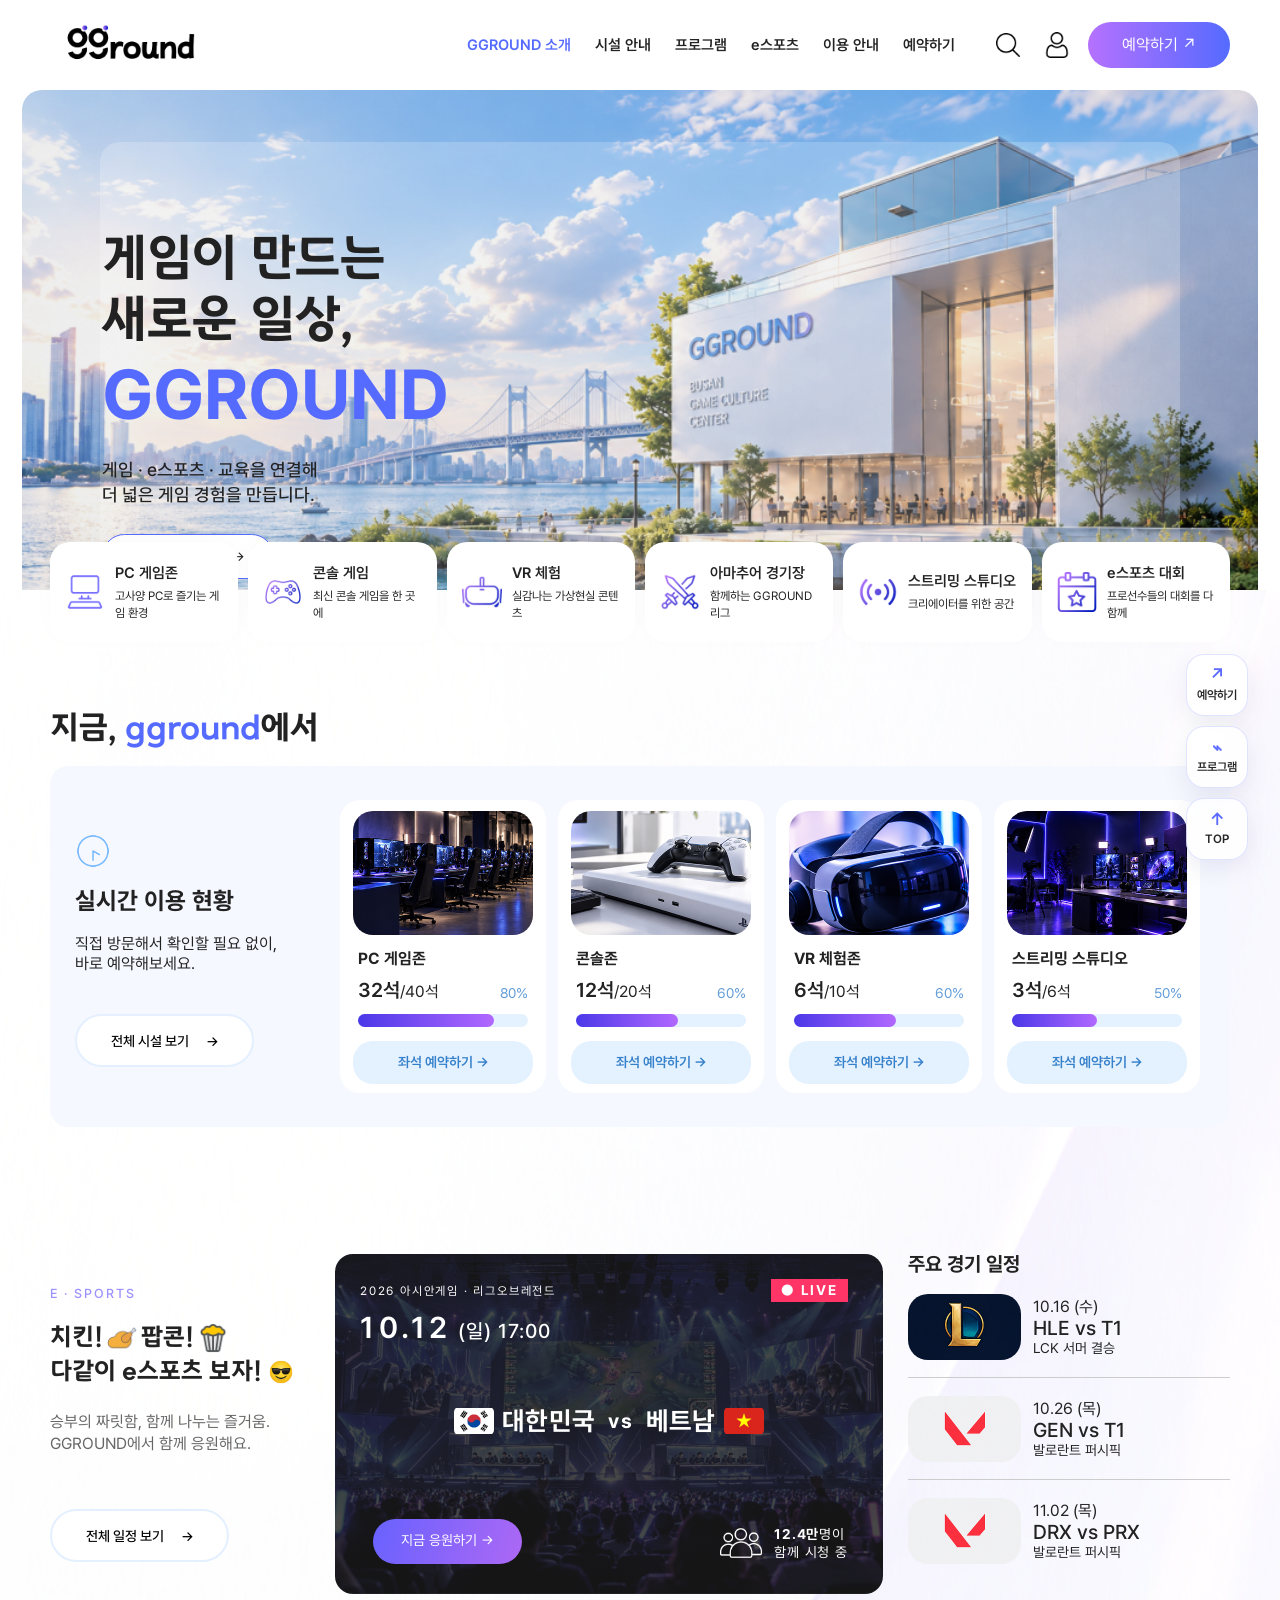
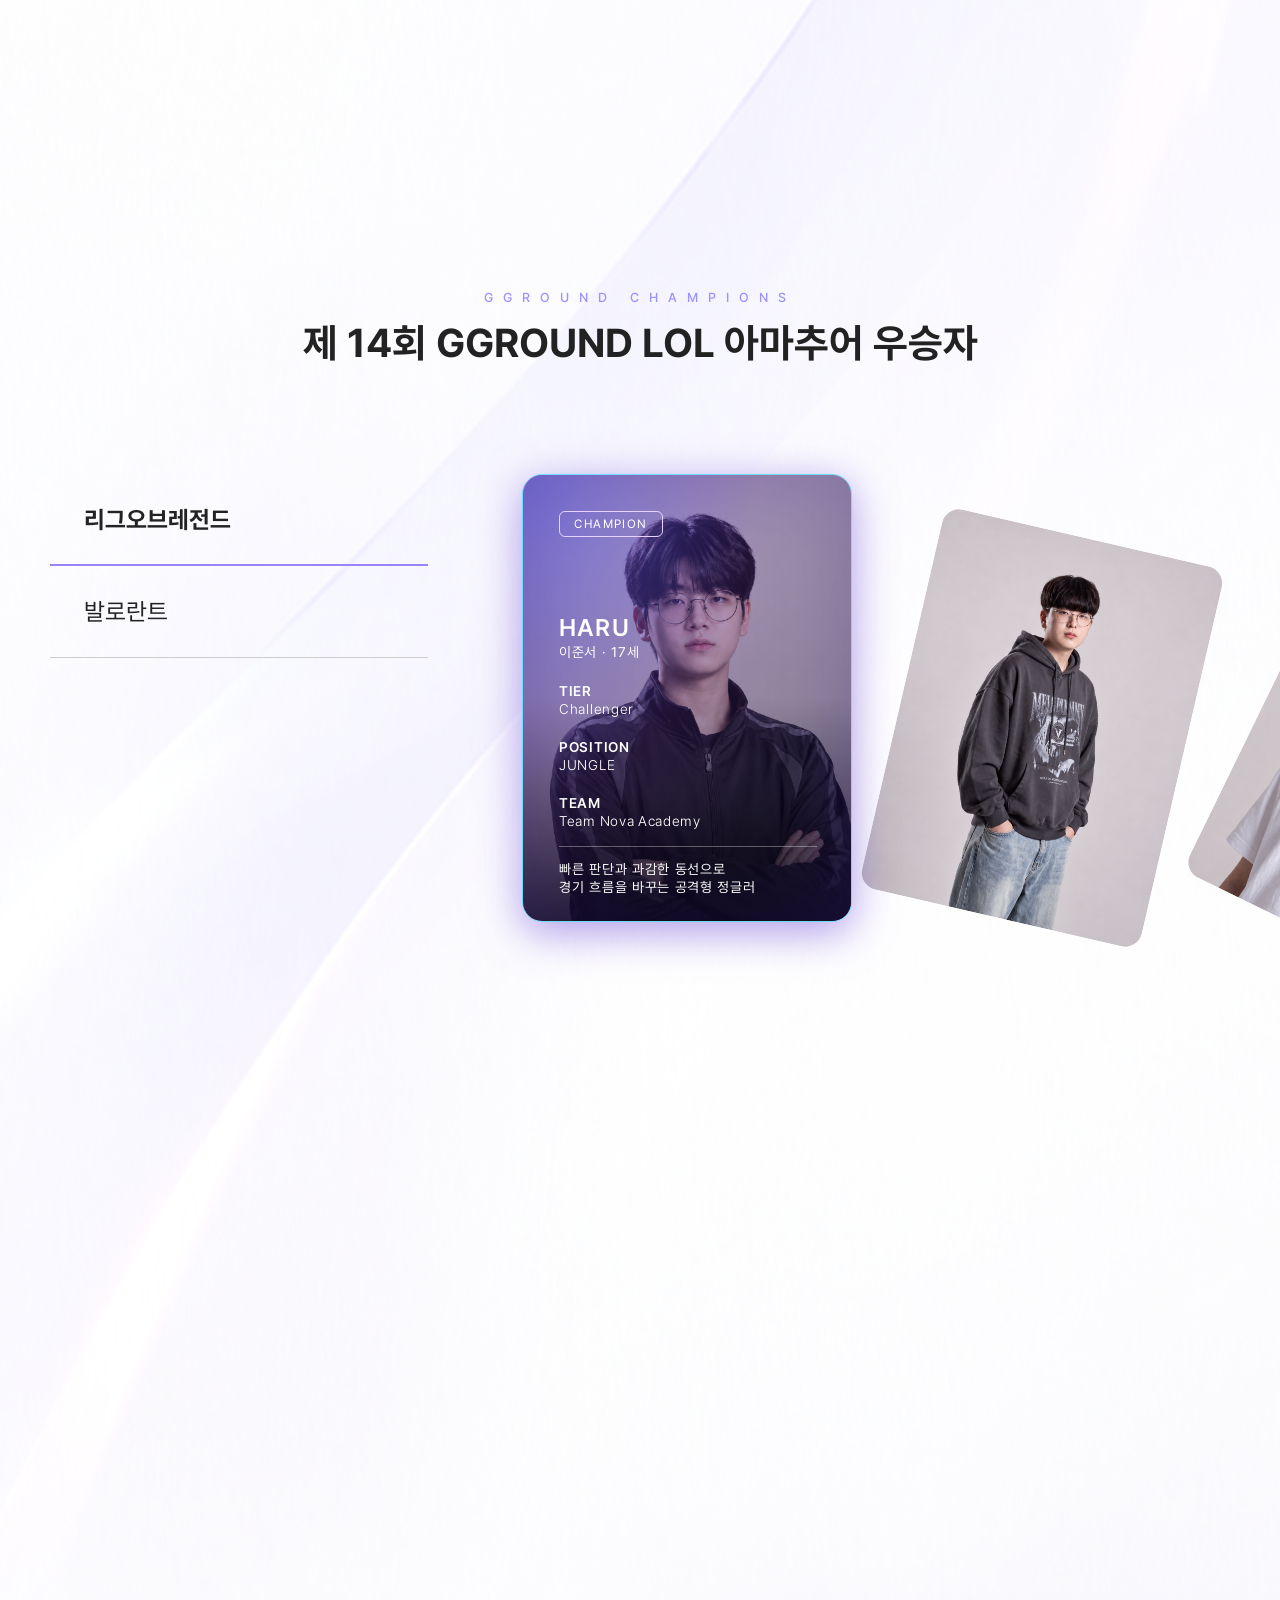
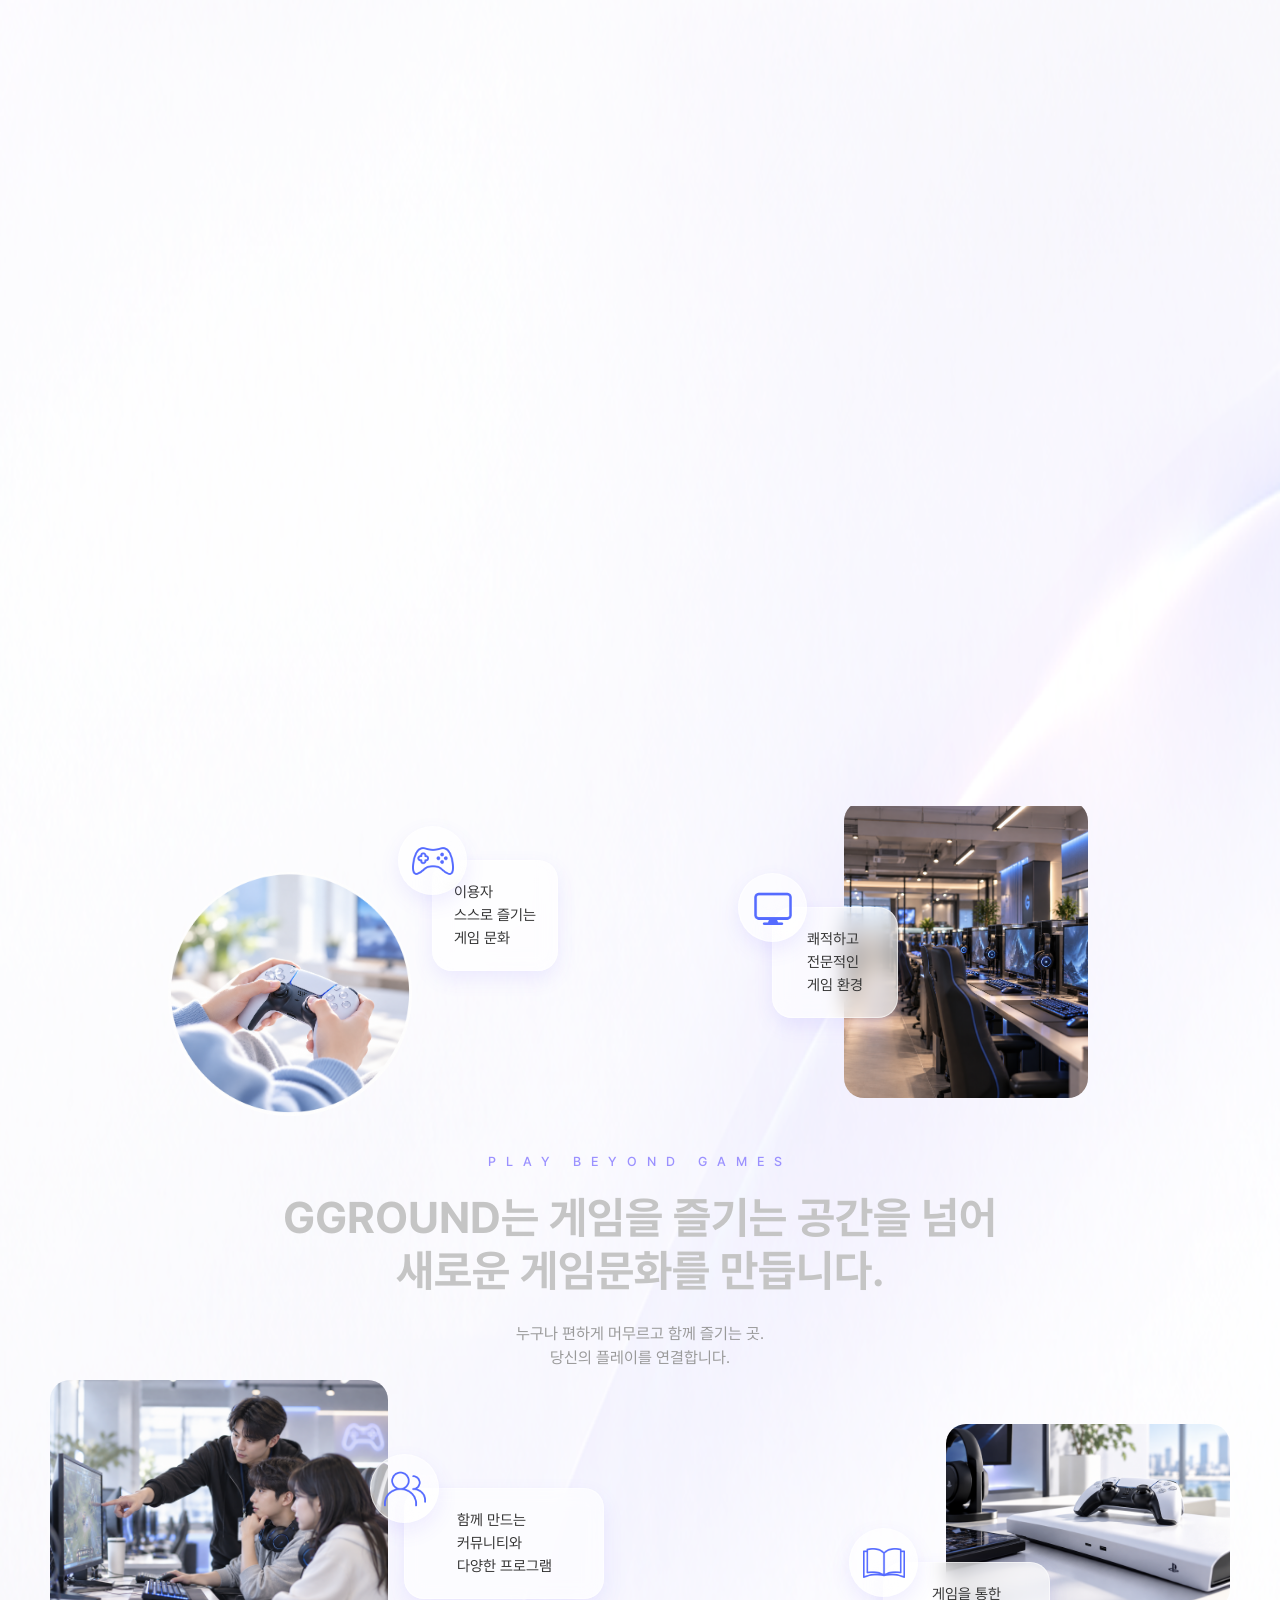
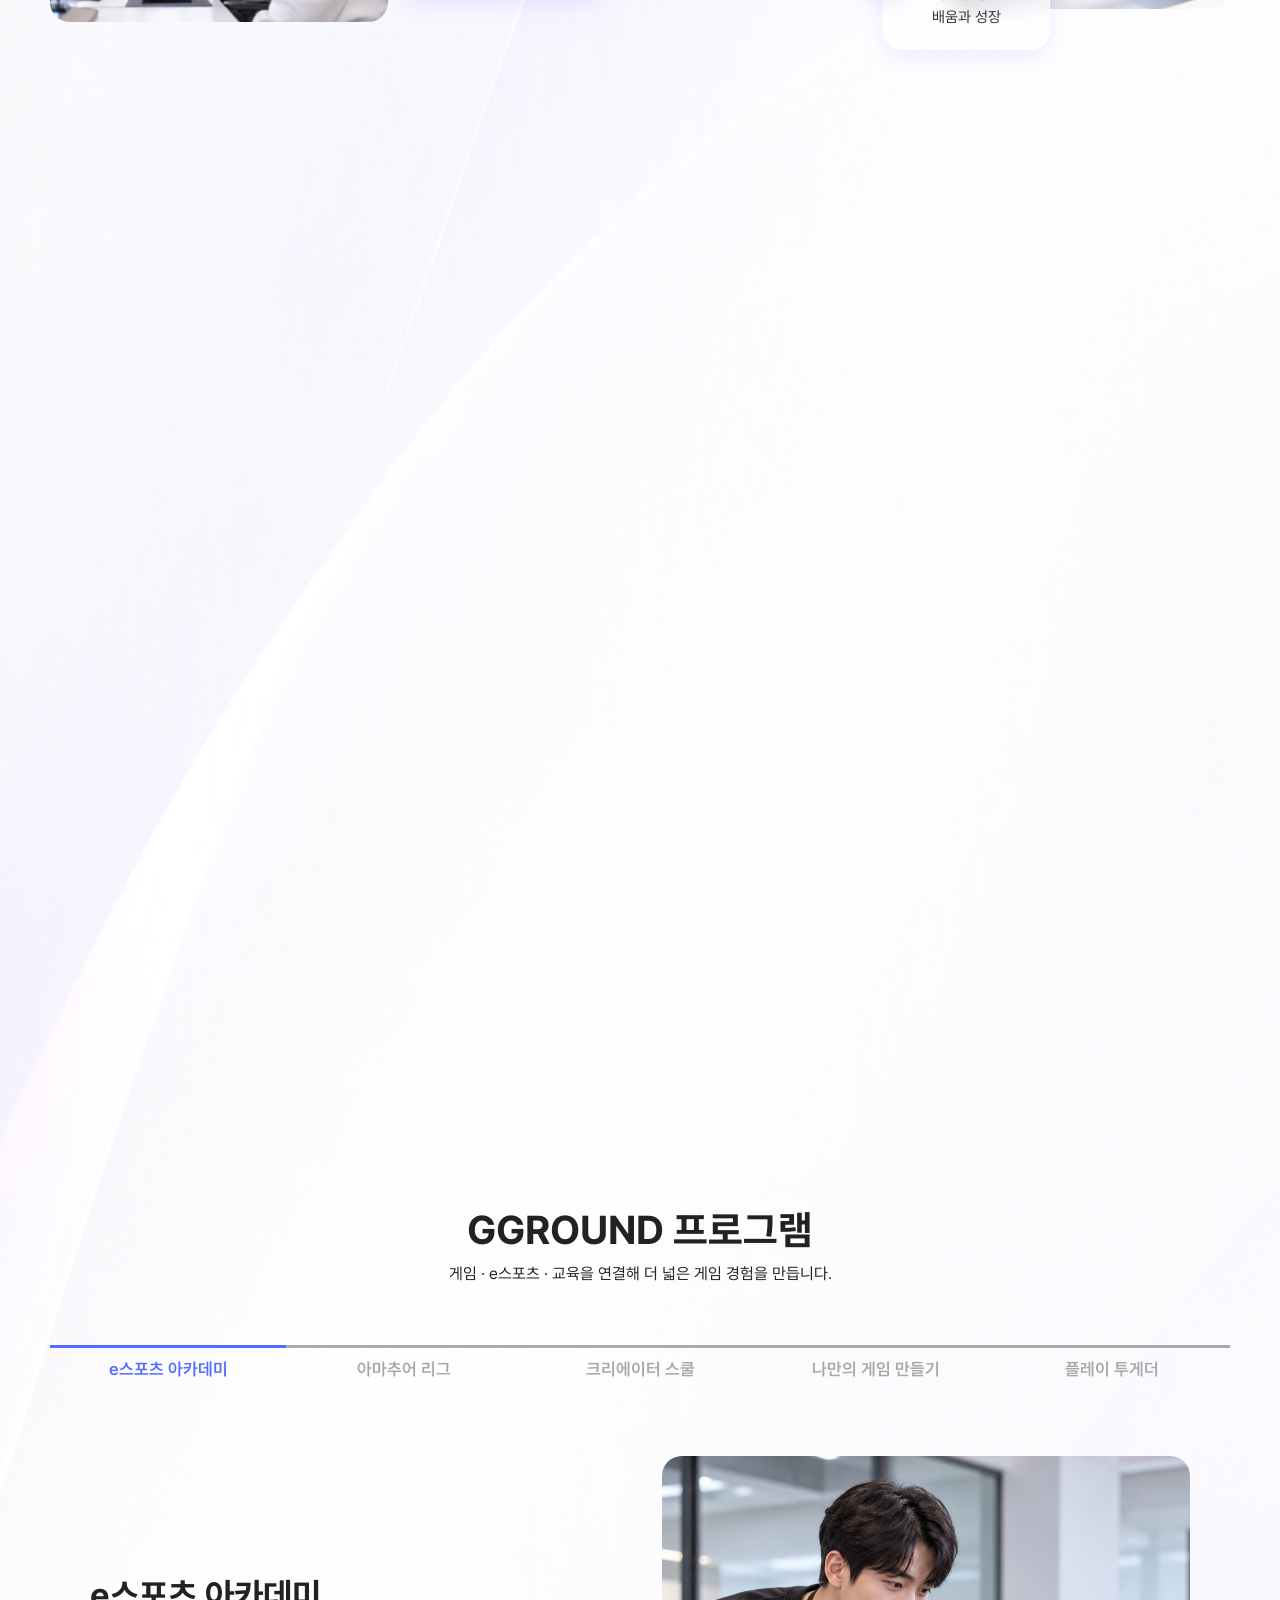
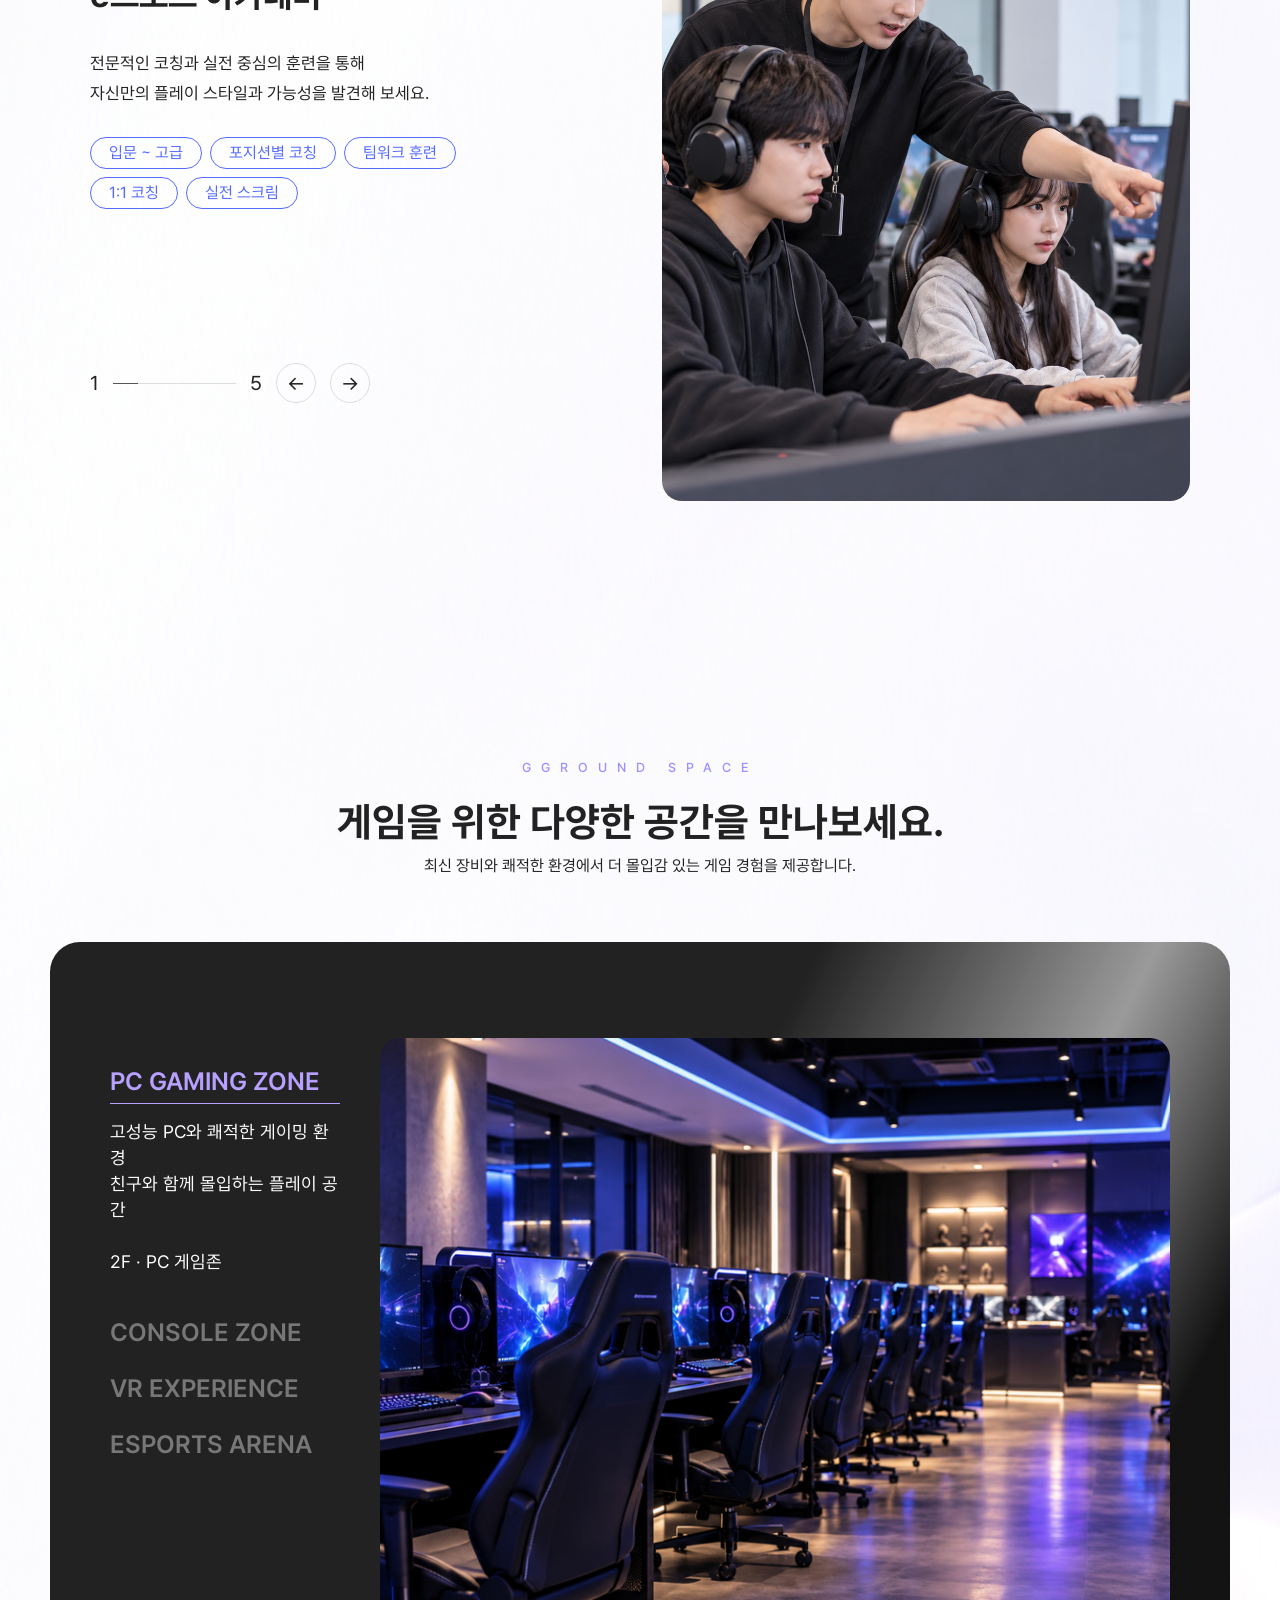
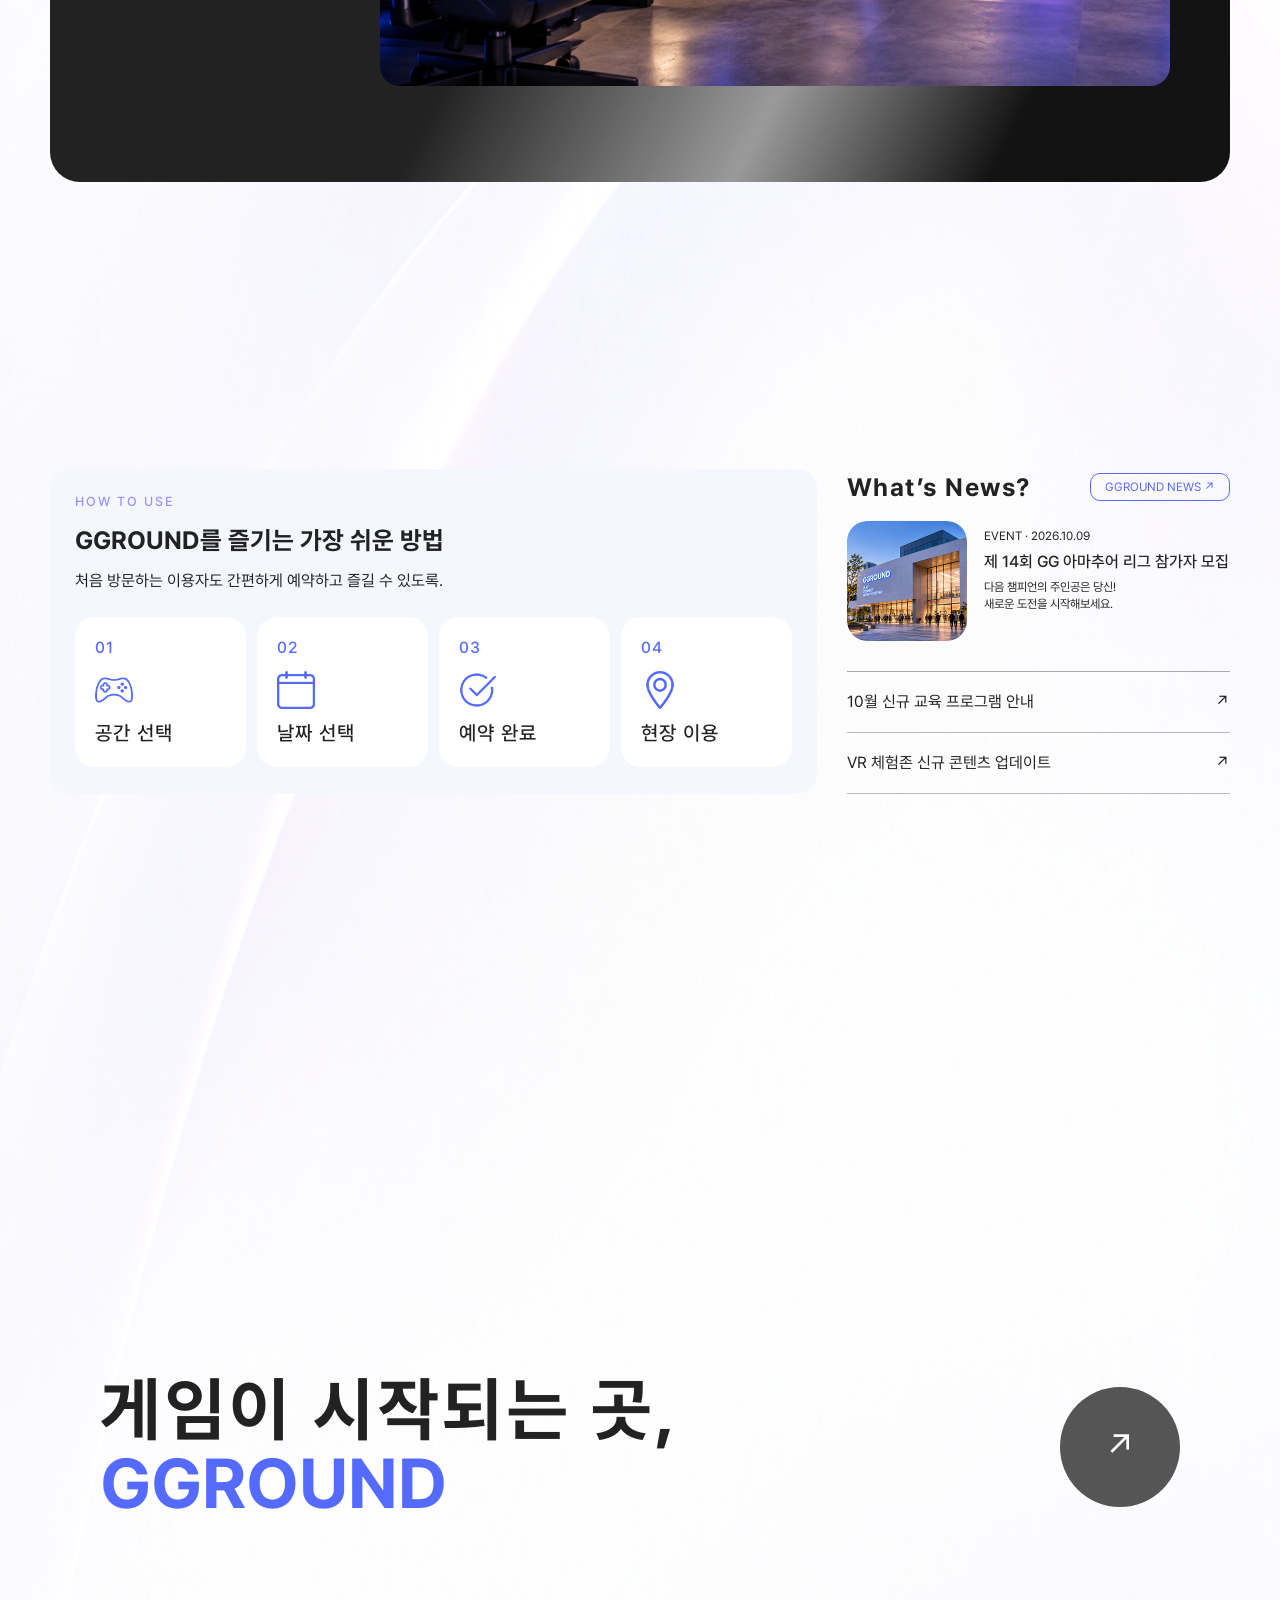
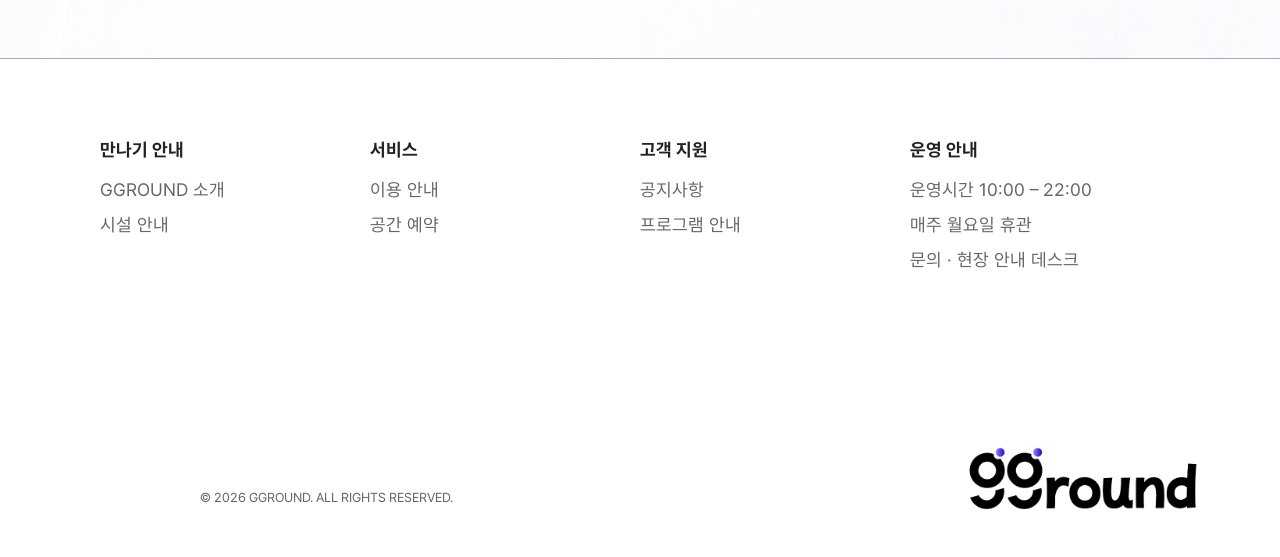
<file: index.html>
<!doctype html>
<html lang="ko">

<head>
  <meta charset="UTF-8" />
  <meta name="viewport" content="width=device-width,initial-scale=1" />
  <title>GGROUND — 게임이 시작되는 곳</title>
  <meta name="description" content="게임이 만드는 새로운 일상, GGROUND. 공간과 프로그램을 만나보세요." />
  <link rel="stylesheet" href="styles.css" />
</head>

<body>
  <!-- Figma: main PC 1920 × 9578 / main mobile 440 × 5019 -->
  <!-- 헤더 · 로고와 내비게이션 -->
  <header class="header">
    <a href="#" aria-label="GGROUND 홈"><img src="assets/common/logo.png" alt="GGROUND" class="logo" /></a>
    <nav>
      <a href="#about">GGROUND 소개</a><a href="#spaces">시설 안내</a><a href="#programs">프로그램</a><a
        href="#esports">e스포츠</a><a href="#guide">이용 안내</a><a href="reservation.html">예약하기</a>
    </nav>
    <div class="header-tools">
      <button aria-label="사이트 검색" id="search-open">
        <img src="assets/common/figma/pc-imgRectangle15.png" alt="" /></button><a href="#guide" aria-label="이용 안내"><img
          src="assets/common/figma/pc-imgRectangle16.png" alt="" /></a><a class="pill" href="reservation.html">예약하기 ↗</a>
    </div>
  </header>
  <main>
    <!-- 01. 메인 배너 -->
    <section class="hero">
      <div class="hero-copy">
        <h1>게임이 만드는<br />새로운 일상,<br /><em>GGROUND</em></h1>
        <p>게임 · e스포츠 · 교육을 연결해<br />더 넓은 게임 경험을 만듭니다.</p>
        <a href="#about" class="white-button">센터 소개보기 <span>→</span></a>
      </div>
    </section>

    <!-- 배경 이미지 영역 · 메인 배너 아래부터 푸터 직전까지 -->
    <div class="page-background">
      <!-- 공간 바로가기 -->
      <div class="quick-nav wrap">
        <a href="#spaces"><img src="assets/main/figma/pc-imgIcons8MyComputer9611.png" alt="" /><span>PC 게임존<small>고사양 PC로 즐기는
              게임 환경</small></span></a>
        <a href="#spaces"><img src="assets/main/figma/pc-imgIcons8MyComputer9612.png" alt="" /><span>콘솔 게임<small>최신 콘솔 게임을 한
              곳에</small></span></a>
        <a href="#spaces"><img src="assets/main/figma/pc-imgIcons8MyComputer9613.png" alt="" /><span>VR 체험<small>실감나는 가상현실
              콘텐츠</small></span></a>
        <a href="#league"><img src="assets/main/figma/pc-imgIcons8MyComputer9614.png" alt="" /><span>아마추어 경기장<small>함께하는
              GGROUND 리그</small></span></a>
        <a href="#programs"><img src="assets/main/figma/pc-imgIcons8MyComputer9615.png" alt="" /><span>스트리밍 스튜디오<small>크리에이터를
              위한 공간</small></span></a>
        <a href="#esports"><img src="assets/main/figma/pc-imgIcons8MyComputer9616.png" alt="" /><span>e스포츠 대회<small>프로선수들의 대회를 다함께</small></span></a>
      </div>

      <!-- 02. 실시간 이용 현황 · 카드는 app.js의 seats에서 수정 -->
      <section class="live wrap" id="live">
        <h2>지금, <em>gground</em>에서</h2>

        <div class="live-panel">
          <div class="live-intro">
            <img src="assets/main/figma/pc-imgClock150666091.png" alt="" />

            <h3>실시간 이용 현황</h3>

            <p>
              직접 방문해서 확인할 필요 없이,<br />
              바로 예약해보세요.
            </p>

            <a href="#spaces" class="overview-button">
              전체 시설 보기
              <span aria-hidden="true">→</span>
            </a>
          </div>

          <!-- app.js가 좌석 카드를 넣는 영역 -->
          <div class="seat-list" id="seat-list"></div>

          <button class="seat-next round" aria-label="다음 공간">
            →
          </button>
        </div>
      </section>

      <!-- 03. e스포츠 경기 안내 -->
      <section class="esports wrap reveal" id="esports">
        <div class="esports-copy">
          <span class="eyebrow">E · SPORTS</span>
          <h2 class="esports-title">
            <span>치킨! <img src="assets/main/figma/pc-imgChicken62252531.png" alt="" /> 팝콘!
              <img src="assets/main/figma/pc-imgSnack122404431.png" alt="" /></span><span>다같이 e스포츠 보자!
              <img src="assets/main/figma/pc-imgIcons8SmilingFaceWithSunglasses961.png" alt="" /></span>
          </h2>
          <p>승부의 짜릿함, 함께 나누는 즐거움.<br />GGROUND에서 함께 응원해요.</p>
          <a href="#schedule" class="overview-button">
            전체 일정 보기
            <span aria-hidden="true">→</span>
          </a>
        </div>
        <article class="match">
          <div>
            <small>2026 아시안게임 · 리그오브레전드</small>
            <p><span>10.12</span> (일) 17:00</p>
          </div>
          <b class="live-badge">● LIVE</b>
          <h3>
            <img src="assets/main/figma/pc-imgFlagOfSouthKorea1.png" alt="대한민국 국기" />대한민국 <span>vs</span> 베트남<img
              src="assets/main/figma/pc-imgFlagOfVietnamSvg1.png" alt="베트남 국기" />
          </h3>
          <a href="#" class="pill">지금 응원하기 →</a><small class="match-note"><img
              src="assets/main/figma/pc-imgPeople1.png" alt="" /><span><b>12.4만</b>명이<br />함께 시청 중</span></small>
        </article>
        <div class="schedule" id="schedule">
          <h3>주요 경기 일정</h3>
          <div>
            <img src="assets/main/Rectangle 45.png" alt="리그오브레전드" />
            <p>10.16 (수)<b>HLE vs T1</b><small>LCK 서머 결승</small></p>
          </div>
          <div>
            <img src="assets/main/Rectangle 83.png" alt="발로란트" />
            <p>10.26 (목)<b>GEN vs T1</b><small>발로란트 퍼시픽</small></p>
          </div>
          <div>
            <img src="assets/main/Rectangle 83.png" alt="발로란트" />
            <p>11.02 (목)<b>DRX vs PRX</b><small>발로란트 퍼시픽</small></p>
          </div>
        </div>
      </section>

      <!-- 04. 우승자 · 선수 사진과 프로필은 app.js의 players에서 수정 -->
      <section class="winners" id="winners">
        <div class="wrap">
          <div class="section-title">
            <span class="eyebrow">GGROUND CHAMPIONS</span>
            <h2>제 14회 GGROUND <span id="game-title">LOL</span> 아마추어 우승자</h2>
          </div>
          <div class="winner-layout">
            <div class="game-tabs" role="tablist" aria-label="게임 선택">
              <button role="tab" aria-selected="true" data-game="lol">
                리그오브레전드<span>LOL</span></button><button role="tab" aria-selected="false" data-game="val">
                발로란트<span>VAL</span>
              </button>
            </div>
            <div class="winner-stage" tabindex="0" aria-label="우승자 캐러셀. 좌우 방향키 또는 드래그로 이동">
              <div class="winner-track" id="winner-track"></div>
            </div>
          </div>
          <div class="winner-controls">
            <button class="round" id="winner-prev" aria-label="이전 선수">←</button>
            <div id="winner-dots"></div>
            <button class="round" id="winner-next" aria-label="다음 선수">→</button>
          </div>
        </div>
      </section>

      <!-- 05. 아마추어 리그 배너 -->
      <section class="league wrap reveal" id="league">
        <div class="league-copy">
          <p class="eyebrow">GG AMATEUR LEAGUE</p>
          <h2>도전하는 모든<br />플레이어를 위한 무대</h2>
          <h3>제 14회 GGROUND LoL 아마추어 대회</h3>
          <p>
            지금, 새로운 챔피언의 이야기가 시작됩니다.<br />GGROUND와 함께 더 큰 무대로
            도전하세요.
          </p>
        </div>
        <div class="league-meta">
          <span><img src="assets/main/figma/pc-imgCalendar1.png" alt="" />2026. 10. 12
            (SAT)</span>
          <span><img src="assets/main/figma/pc-imgMapsAndFlags1.png" alt="" />GGROUND ARENA
            A</span>
          <span><img src="assets/main/figma/pc-imgUser1.png" alt="" />128 PLAYERS</span>
        </div>
        <div class="league-actions">
          <button data-info="대회 안내는 추후 연결 예정입니다.">
            대진표 보기 <span>→</span>
          </button>
          <button data-info="대회 상세 페이지는 준비 중입니다.">
            지난 경기 <span>→</span>
          </button>
        </div>
      </section>

      <!-- 06. 브랜드 소개 · 스크롤에 따라 글자 색상 변경 -->
      <section class="about wrap" id="about">
        <div class="floating float-one reveal">
          <img src="assets/main/figma/pc-imgRectangle59.png" alt="이용자 스스로 즐기는 게임 문화" /><span><i><img
                src="assets/main/figma/pc-imgGameController1.png" alt="" /></i><small>이용자<br />스스로 즐기는<br />게임
              문화</small></span>
        </div>
        <div class="floating float-two reveal">
          <img src="assets/main/figma/pc-imgRectangle62.png" alt="쾌적하고 전문적인 게임 환경" /><span><i><img
                src="assets/main/figma/pc-imgGameController6.png" alt="" /></i><small>쾌적하고<br />전문적인<br />게임
              환경</small></span>
        </div>
        <div class="about-copy">
          <span class="eyebrow">PLAY BEYOND GAMES</span>
          <h2 id="scroll-text" aria-label="GGROUND는 게임을 즐기는 공간을 넘어 새로운 게임문화를 만듭니다."></h2>
          <p>누구나 편하게 머무르고 함께 즐기는 곳.<br />당신의 플레이를 연결합니다.</p>
        </div>
        <div class="floating float-three reveal">
          <img src="assets/main/figma/pc-imgRectangle61.png" alt="게임을 통한 배움과 성장" /><span><i><img
                src="assets/main/figma/pc-imgGameController5.png" alt="" /></i><small>함께 만드는 <br>
              커뮤니티와 <br>
              다양한 프로그램</small></span>
        </div>
        <div class="floating float-four reveal">
          <img src="assets/main/figma/pc-imgRectangle27.png" alt="게임을 통한 배움과 성장" /><span><i><img
                src="assets/main/figma/pc-imgGameController7.png" alt="" /></i><small>게임을 통한<br />배움과 성장</small></span>
        </div>
      </section>

      <!-- 07. 프로그램 · 내용은 app.js의 programs에서 수정 -->
      <section class="programs wrap reveal" id="programs">
        <div class="section-title">
          <h2>GGROUND 프로그램</h2>
          <p>게임 · e스포츠 · 교육을 연결해 더 넓은 게임 경험을 만듭니다.</p>
        </div>
        <div class="program-tabs" role="tablist" aria-label="프로그램 선택" id="program-tabs"></div>
        <div class="program-content">
          <div>
            <h3 id="program-title"></h3>
            <p id="program-description"></p>
            <div class="tags" id="program-tags"></div>
            <div class="program-controls">
              <span id="program-count"></span><span class="progress-line"><i
                  id="program-progress"></i></span><span>5</span><button class="round" id="program-prev"
                aria-label="이전 프로그램">
                ←</button><button class="round" id="program-next" aria-label="다음 프로그램">
                →
              </button>
            </div>
          </div>
          <img id="program-image" alt="" />
        </div>
      </section>

      <!-- 08. 공간 안내 · 내용은 app.js의 spaces에서 수정 -->
      <section class="spaces wrap reveal" id="spaces">
        <div class="section-title">
          <span class="eyebrow">GGROUND SPACE</span>
          <h2>게임을 위한 다양한 공간을 만나보세요.</h2>
          <p>최신 장비와 쾌적한 환경에서 더 몰입감 있는 게임 경험을 제공합니다.</p>
        </div>
        <div class="space-panel">
          <div class="space-accordion" id="space-accordion"></div>
          <div class="space-visual">
            <img id="space-image" alt="" />
            <p id="space-mobile-description"></p>
          </div>
        </div>
      </section>

      <!-- 09. 이용 방법과 새로운 소식 -->
      <div class="guide-news wrap">
        <section class="guide reveal" id="guide">
          <span class="eyebrow">HOW TO USE</span>
          <h2>GGROUND를 즐기는 가장 쉬운 방법</h2>
          <p>처음 방문하는 이용자도 간편하게 예약하고 즐길 수 있도록.</p>
          <div class="steps">
            <a href="reservation.html"><b>01</b><img src="assets/main/figma/pc-imgGameController1.png" alt="" /><span>공간
                선택</span></a><a href="reservation.html"><b>02</b><img src="assets/main/figma/pc-imgGameController2.png"
                alt="" /><span>날짜 선택</span></a><a href="reservation.html"><b>03</b><img
                src="assets/main/figma/pc-imgGameController3.png" alt="" /><span>예약 완료</span></a><a
              href="#footer"><b>04</b><img src="assets/main/figma/pc-imgGameController4.png" alt="" /><span>현장 이용</span></a>
          </div>
        </section>
        <section class="news reveal" id="news">
          <div class="news-heading">
            <h2>What’s News?</h2>
            <button data-info="새로운 소식은 이곳에 업데이트됩니다.">
              GGROUND NEWS ↗
            </button>
          </div>
          <button class="news-feature" data-info="제14회 GG 아마추어 리그 참가자 모집 상세 안내는 준비 중입니다.">
            <img src="assets/main/news.png" alt="GGROUND 건물" /><span><small>EVENT · 2026.10.09</small><b>제 14회 GG 아마추어 리그 참가자
                모집</b><small>다음 챔피언의 주인공은 당신!<br />새로운 도전을 시작해보세요.</small></span></button><button class="news-row"
            data-info="10월 신규 교육 프로그램 상세 안내는 준비 중입니다.">
            10월 신규 교육 프로그램 안내 <span>↗</span></button><button class="news-row" data-info="VR 체험존 신규 콘텐츠 상세 안내는 준비 중입니다.">
            VR 체험존 신규 콘텐츠 업데이트 <span>↗</span>
          </button>
        </section>
      </div>

      <!-- 10. 하단 예약 안내 -->
      <section class="closing wrap">
        <h2>게임이 시작되는 곳,<br /><em>GGROUND</em></h2>
        <a href="reservation.html" aria-label="공간 예약으로 이동">↗</a>
      </section>
    </div>
  </main>

  <!-- 푸터 · 운영 안내 -->
  <footer id="footer">
    <div class="wrap footer-content">
      <div>
        <b>만나기 안내</b><a href="#about">GGROUND 소개</a><a href="#spaces">시설 안내</a>
      </div>
      <div>
        <b>서비스</b><a href="#guide">이용 안내</a><a href="reservation.html">공간 예약</a>
      </div>
      <div>
        <b>고객 지원</b><a href="#news">공지사항</a><a href="#programs">프로그램 안내</a>
      </div>
      <div>
        <b>운영 안내</b>
        <p>운영시간 10:00 – 22:00<br />매주 월요일 휴관<br />문의 · 현장 안내 데스크</p>
      </div>
      <small>© 2026 GGROUND. ALL RIGHTS RESERVED.</small><a href="#"><img src="assets/common/footer_logo.png"
          alt="GGROUND" /></a>
    </div>
  </footer>

  <aside class="quick-menu">
    <a href="reservation.html" class="quick-btn">
      <span class="quick-icon">↗</span>
      <span>예약하기</span>
    </a>

    <a href="#programs" class="quick-btn">
      <span class="quick-icon">⌁</span>
      <span>프로그램</span>
    </a>

    <button class="quick-btn top-btn" type="button">
      <span class="quick-icon">↑</span>
      <span>TOP</span>
    </button>
  </aside>

  <!-- 안내 팝업 -->
  <dialog id="info-dialog">
    <button class="dialog-close" aria-label="닫기">×</button>
    <h2>GGROUND</h2>
    <p id="info-message"></p>
    <button class="pill dialog-close">확인</button>
  </dialog>

  <!-- 사이트 검색 팝업 -->
  <dialog id="search-dialog">
    <button class="dialog-close" aria-label="닫기">×</button>
    <h2>어떤 공간을 찾으세요?</h2>
    <input id="search-input" type="search" placeholder="공간, 프로그램, 이용 안내 검색" aria-label="검색어" />
    <div id="search-results"></div>
  </dialog>

  <!-- 페이지 인터랙션 스크립트 -->
  <script src="app.js"></script>
</body>

</html>
</file>
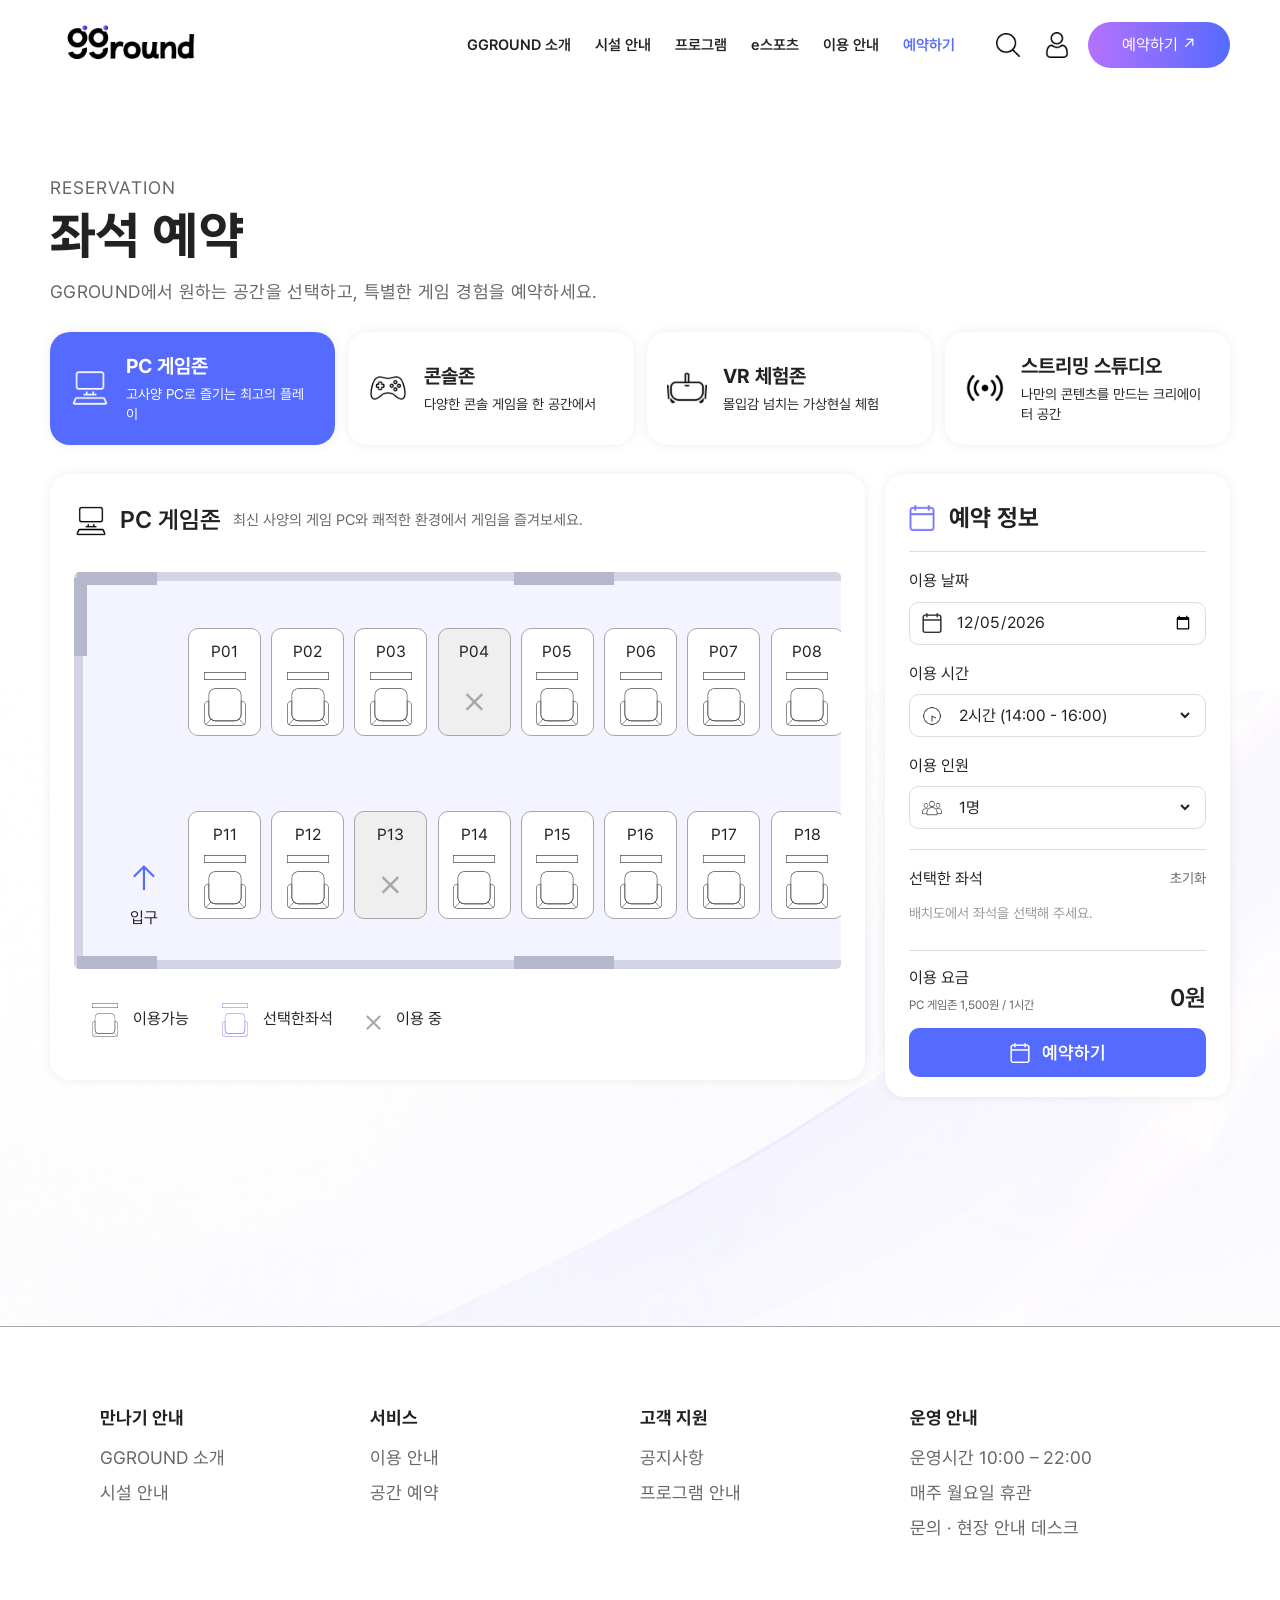
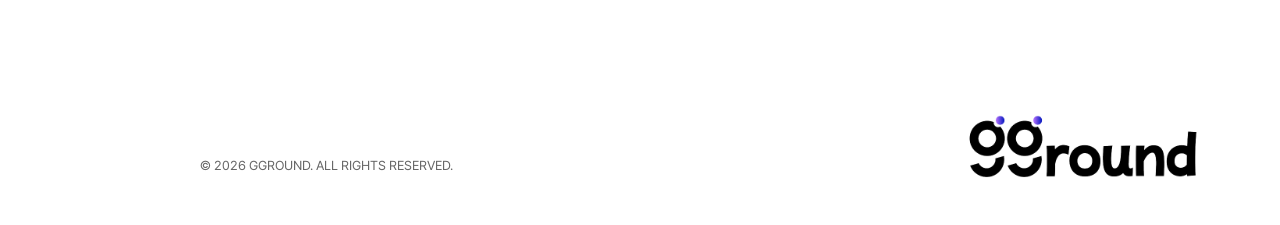
<file: reservation.html>
<!doctype html>
<html lang="ko">
  <head>
    <meta charset="UTF-8" />
    <meta name="viewport" content="width=device-width, initial-scale=1" />
    <title>좌석 예약 — GGROUND</title>
    <meta
      name="description"
      content="GGROUND의 PC, 콘솔, VR, 스트리밍 공간을 선택하고 좌석을 예약하세요."
    />
    <link rel="stylesheet" href="styles.css" />
    <link rel="stylesheet" href="reservation.css" />
    <script src="reservation.js" defer></script>
  </head>
  <body class="reservation-page">
    <header class="header">
      <a href="index.html#" aria-label="GGROUND 홈"
        ><img src="assets/common/logo.png" alt="GGROUND" class="logo"
      /></a>
      <nav>
        <a href="index.html#about">GGROUND 소개</a
        ><a href="index.html#spaces">시설 안내</a
        ><a href="index.html#programs">프로그램</a
        ><a href="index.html#esports">e스포츠</a
        ><a href="index.html#guide">이용 안내</a
        ><a href="reservation.html">예약하기</a>
      </nav>
      <div class="header-tools">
        <button aria-label="사이트 검색" id="search-open">
          <img src="assets/common/figma/pc-imgRectangle15.png" alt="" /></button
        ><a href="index.html#guide" aria-label="이용 안내"
          ><img src="assets/common/figma/pc-imgRectangle16.png" alt="" /></a
        ><a class="pill" href="reservation.html">예약하기 ↗</a>
      </div>
    </header>
    <main class="reservation-main">
      <div class="reservation-inner">
        <div class="reservation-heading">
          <p>RESERVATION</p>
          <h1>좌석 예약</h1>
          <p>
            GGROUND에서 원하는 공간을 선택하고, 특별한 게임 경험을 예약하세요.
          </p>
        </div>
        <div
          class="reservation-tabs"
          role="tablist"
          aria-label="예약할 공간"
        ></div>
        <div class="reservation-layout">
          <section
            class="reservation-map-panel"
            id="zone-panel"
            role="tabpanel"
            aria-labelledby="zone-tab-0"
          >
            <div class="reservation-map-heading">
              <img
                id="zone-icon"
                src="assets/reservation/icons8-my-computer-96 (1) 1.png"
                alt=""
              />
              <h2 id="zone-name">PC 게임존</h2>
              <p id="zone-description">
                최신 사양의 게임 PC와 쾌적한 환경에서 게임을 즐겨보세요.
              </p>
            </div>
            <div
              class="reservation-map-scroll"
              tabindex="0"
              aria-label="좌석 배치도. 작은 화면에서는 좌우로 스크롤할 수 있습니다."
            >
              <div class="reservation-room" data-zone="pc">
                <span class="room-wall wall-top" aria-hidden="true"></span>
                <span class="room-wall wall-bottom" aria-hidden="true"></span>
                <span class="room-wall wall-left" aria-hidden="true"></span>
                <span class="room-wall wall-right" aria-hidden="true"></span>
                <div
                  class="reservation-seats"
                  id="seat-map"
                  role="group"
                  aria-label="PC 게임존 좌석"
                ></div>
                <span class="room-brand" aria-hidden="true">GGROUND</span>
                <span class="room-entrance"
                  ><span aria-hidden="true">↑</span>입구</span
                >
              </div>
            </div>
            <div class="reservation-legend" aria-label="좌석 상태 안내">
              <span
                ><img
                  src="assets/reservation/seat-chair.svg"
                  alt=""
                />이용가능</span
              >
              <span
                ><img
                  class="selected-chair"
                  src="assets/reservation/seat-chair.svg"
                  alt=""
                />선택한좌석</span
              >
              <span><i aria-hidden="true">×</i>이용 중</span>
            </div>
          </section>
          <aside
            class="reservation-summary"
            aria-labelledby="reservation-info-title"
          >
            <h2 id="reservation-info-title">
              <img
                src="assets/reservation/mobile-imgCalendar1.png"
                alt=""
              />예약 정보
            </h2>
            <form id="reservation-form">
              <div class="reservation-field">
                <label for="booking-date">이용 날짜</label>
                <div class="reservation-input">
                  <img
                    src="assets/reservation/mobile-imgCalendar1.png"
                    alt=""
                  /><input id="booking-date" type="date" required />
                </div>
              </div>
              <div class="reservation-field">
                <label for="booking-time">이용 시간</label>
                <div class="reservation-input">
                  <img
                    src="assets/reservation/mobile-imgClock150666091.png"
                    alt=""
                  /><select id="booking-time" required>
                    <option value="10">2시간 (10:00 - 12:00)</option>
                    <option value="12">2시간 (12:00 - 14:00)</option>
                    <option value="14" selected>2시간 (14:00 - 16:00)</option>
                    <option value="16">2시간 (16:00 - 18:00)</option>
                    <option value="18">2시간 (18:00 - 20:00)</option>
                    <option value="20">2시간 (20:00 - 22:00)</option>
                  </select>
                </div>
              </div>
              <div class="reservation-field">
                <label for="booking-people">이용 인원</label>
                <div class="reservation-input">
                  <img
                    src="assets/reservation/mobile-imgPeople1.png"
                    alt=""
                  /><select id="booking-people" required></select>
                </div>
              </div>
              <section
                class="reservation-selection"
                aria-labelledby="selection-title"
              >
                <div class="selection-heading">
                  <h3 id="selection-title">선택한 좌석</h3>
                  <button type="button" id="reset-seats">초기화</button>
                </div>
                <div id="selected-seats"></div>
                <p
                  id="selection-announcement"
                  class="reservation-sr-only"
                  role="status"
                  aria-live="polite"
                ></p>
              </section>
              <div class="reservation-price">
                <div>
                  <h3>이용 요금</h3>
                  <p id="rate-description">PC 게임존 1,500원 / 1시간</p>
                </div>
                <strong id="total-price">0원</strong>
              </div>
              <p id="reservation-error" role="alert"></p>
              <button class="reservation-submit" type="submit">
                <img
                  src="assets/reservation/mobile-imgCalendar1.png"
                  alt=""
                />예약하기
              </button>
            </form>
          </aside>
        </div>
      </div>
    </main>
    <footer id="footer">
      <div class="wrap footer-content">
        <div>
          <b>만나기 안내</b><a href="index.html#about">GGROUND 소개</a
          ><a href="index.html#spaces">시설 안내</a>
        </div>
        <div>
          <b>서비스</b><a href="index.html#guide">이용 안내</a
          ><a href="reservation.html">공간 예약</a>
        </div>
        <div>
          <b>고객 지원</b><a href="index.html#news">공지사항</a
          ><a href="index.html#programs">프로그램 안내</a>
        </div>
        <div>
          <b>운영 안내</b>
          <p>
            운영시간 10:00 – 22:00<br />매주 월요일 휴관<br />문의 · 현장 안내
            데스크
          </p>
        </div>
        <small>© 2026 GGROUND. ALL RIGHTS RESERVED.</small
        ><a href="index.html#"
          ><img src="assets/common/footer_logo.png" alt="GGROUND"
        /></a>
      </div>
    </footer>
    <dialog id="reservation-dialog" class="reservation-dialog">
      <button type="button" class="dialog-close" aria-label="닫기">×</button>
      <h2>예약 내용 확인</h2>
      <p id="reservation-result"></p>
      <p class="reservation-demo-note">
        예약 접수 서비스 연결 전입니다. 현재 선택한 내용을 확인할 수 있으며 실제
        예약은 접수되지 않습니다.
      </p>
      <button type="button" class="reservation-submit dialog-close">
        확인
      </button>
    </dialog>
    <dialog id="search-dialog">
      <button class="dialog-close" aria-label="검색 닫기">×</button>
      <h2>어떤 공간을 찾으세요?</h2>
      <input
        id="search-input"
        type="search"
        placeholder="공간, 프로그램, 이용 안내 검색"
        aria-label="검색어"
      />
      <div id="search-results"></div>
    </dialog>
  </body>
</html>
</file>
<file: styles.css>
@charset "UTF-8";

/* 사용자 수정본 기준. 기본 스타일 → 화면 크기별 스타일 순서입니다. */
@font-face {
  font-family: Pretendard;
  src: url("assets/main/fonts/Pretendard-Regular.otf");
  font-weight: 400;
  font-display: swap;
}

@font-face {
  font-family: Pretendard;
  src: url("assets/main/fonts/Pretendard-Light.otf");
  font-weight: 300;
  font-display: swap;
}

@font-face {
  font-family: Pretendard;
  src: url("assets/main/fonts/Pretendard-Medium.otf");
  font-weight: 500;
  font-display: swap;
}

@font-face {
  font-family: Pretendard;
  src: url("assets/main/fonts/Pretendard-SemiBold.otf");
  font-weight: 600;
  font-display: swap;
}

@font-face {
  font-family: Pretendard;
  src: url("assets/main/fonts/Pretendard-Bold.otf");
  font-weight: 700;
  font-display: swap;
}

@font-face {
  font-family: Pretendard;
  src: url("assets/main/fonts/Pretendard-ExtraBold.otf");
  font-weight: 800;
  font-display: swap;
}

@font-face {
  font-family: "YK Green Forest";
  src: url("assets/main/fonts/YK-Green-Forest-Bold.ttf");
  font-weight: 700;
  font-display: swap;
}

/* 00. 공통 설정·레이아웃·버튼 */
* {
  box-sizing: border-box;
}

:root {
  --text: #222;
  --purple: #b571fe;
  --blue: #556bff;
}

html {
  scroll-behavior: smooth;
  scroll-padding-top: 85px;
}

body {
  color: rgb(34, 34, 34);
  font-family: Pretendard, sans-serif;
  font-size: 16px;
  line-height: 1.4;
  margin: 0px;
}

a {
  -webkit-tap-highlight-color: transparent;
  color: inherit;
  text-decoration: none;
  text-decoration-color: initial;
  text-decoration-line: none;
  text-decoration-style: initial;
  text-decoration-thickness: initial;
}

a:focus-visible {
  outline-offset: 5px;
  outline-width: 3px;
  outline-style: solid;
  outline-color: var(--blue);
}

button {
  -webkit-tap-highlight-color: transparent;
  cursor: pointer;
  border-image-outset: 0;
  border-image-repeat: stretch;
  border-image-slice: 100%;
  border-image-source: none;
  border-image-width: 1;
  color: inherit;
  border-width: 0px;
  border-style: none;
  border-color: currentcolor;
  font: inherit;
  background: none 0% 0% / auto repeat scroll padding-box border-box transparent;
}

button:focus-visible {
  outline-offset: 5px;
  outline-width: 3px;
  outline-style: solid;
  outline-color: var(--blue);
}

input {
  font: inherit;
}

img {
  display: block;
  max-width: 100%;
}

h1 {
  margin: 0px;
}

h2 {
  font-size: 40px;
  letter-spacing: 0px;
  line-height: 1.2;
  margin: 0px;
}

h3 {
  font-size: 22px;
  margin: 0px;
}

p {
  margin: 0px;
}

em {
  color: var(--blue);
  font-style: normal;
}

.wrap {
  max-width: 1720px;
  width: calc(100% - 200px);
  margin: auto;
}

.section-title p {
  color: rgb(136, 136, 136);
  font-size: 12px;
  margin-top: 8px;
}

.section-title {
  text-align: center;
  margin: 0px;
}

.section-title>p {
  color: rgb(34, 34, 34);
  font-size: 16px;
  line-height: 19px;
  margin-top: 10px;
}

.section-title .eyebrow {
  font-size: 13px;
  letter-spacing: 10px;
  line-height: 16px;
  margin-bottom: 13px;
}

.eyebrow {
  color: rgb(155, 145, 255);
  display: block;
  font-size: 10px;
  font-weight: 500;
  letter-spacing: 2px;
  margin-bottom: 16px;
}

.pill {
  align-items: center;
  color: white;
  display: inline-flex;
  font-size: 14px;
  justify-content: center;
  min-height: 45px;
  padding: 12px 28px;
  border-radius: 40px;
  background: linear-gradient(110deg, rgb(104, 98, 255), rgb(173, 104, 244)) 0% 0% / auto repeat scroll padding-box border-box transparent;
}

.round:hover {
  color: white;
  border-color: var(--blue);
  background: none 0% 0% / auto repeat scroll padding-box border-box var(--blue);
}

.round {
  align-items: center;
  border-image-outset: 0;
  border-image-repeat: stretch;
  border-image-slice: 100%;
  border-image-source: none;
  border-image-width: 1;
  display: inline-flex;
  height: 40px;
  justify-content: center;
  width: 40px;
  border-width: 1px;
  border-style: solid;
  border-color: rgb(221, 221, 221);
  border-radius: 50%;
}

.text-link {
  display: inline-block;
  font-size: 12px;
  margin-top: 15px;
}

.overview-button {
  display: inline-flex;
  align-items: center;
  justify-content: center;
  width: 179px;
  height: 53px;
  gap: 17px;
  border: 2px solid #e4f0ff;
  border-radius: 40px;
  background: #fff;
  color: #000;
  font-size: 14px;
  font-weight: 500;
  line-height: 1;
  text-decoration: none;
  white-space: nowrap;
  transition:
    transform 0.25s,
    box-shadow 0.25s,
    background-color 0.25s,
    border-color 0.25s,
    color 0.25s;
}

.overview-button:hover {
  border-color: #556bff;
  background: #556bff;
  color: white;
  transform: translateY(-3px);
  box-shadow: 0 8px 22px #556bff30;
}

.overview-button:focus-visible {
  background: #556bff;
  color: #fff;
  box-shadow: 0 8px 22px #556bff30;
}

.overview-button>span {
  display: inline-block;
  transition: transform 0.25s;
}

.overview-button:is(:hover, :focus-visible)>span {
  transform: translateX(4px);
}

.overview-button:active {
  transform: translateY(0) scale(0.98);
}

/* 01. 헤더 */
.header nav a:first-child {
  color: var(--blue);
}

.header {
  align-items: center;
  display: flex;
  height: 90px;
  justify-content: space-between;
  max-width: 1676px;
  width: calc(100% - 244px);
  margin: auto;
  padding: 0px;
  gap: 40px;
  background: none 0% 0% / auto repeat scroll padding-box border-box rgb(255, 255, 255);
}

.header nav {
  display: flex;
  font-size: 18px;
  font-weight: 600;
  letter-spacing: 1.8px;
  margin-left: auto;
  text-wrap-mode: nowrap;
  white-space-collapse: collapse;
  gap: 48px;
}

.logo {
  width: 163px;
}

.header-tools {
  align-items: center;
  display: flex;
  margin-left: 55px;
  gap: 30px;
}

.header-tools img {
  height: 24px;
  width: 24px;
  object-fit: contain;
}

.header-tools>a>img {
  height: 26px;
  width: 26px;
}

.header-tools .pill {
  font-size: 16px;
  width: 142px;
  background: linear-gradient(90deg, rgb(181, 113, 254), rgb(85, 107, 255)) 0% 0% / auto repeat scroll padding-box border-box transparent;
}

/* 02. 메인 배너 */
.hero {
  height: 722px;
  min-height: 0px;
  position: relative;
  max-width: 1876px;
  width: calc(100% - 44px);
  margin: auto;
  border-radius: 20px 20px 0px 0px;
  background: url("assets/main/figma/pc-imgRectangle2.png") center center / cover repeat scroll padding-box border-box transparent;
}

.hero::before {
  bottom: 0px;
  content: "";
  left: 78px;
  position: absolute;
  right: 78px;
  top: 52px;
  border-radius: 20px 20px 0px 0px;
  background: none 0% 0% / auto repeat scroll padding-box border-box rgba(255, 255, 255, 0.2);
}

.hero h1 {
  font-size: 50px;
  letter-spacing: 0px;
  line-height: 1.219;
  font-family: "YK Green Forest", Pretendard, sans-serif;
  margin: 0px;
}

.hero h1 em {
  display: inline-block;
  font-family: Pretendard, sans-serif;
  font-size: 70px;
  line-height: 1.2;
}

.hero-copy {
  left: 126px;
  position: absolute;
  top: 194px;
}

.hero-copy>p {
  font-size: 18px;
  color: rgb(34, 34, 34);
  font-weight: 500;
  letter-spacing: 0px;
  line-height: 1.4;
  margin-top: 20px;
}

.hero-copy>p:first-child {
  color: rgb(34, 34, 34);
  font-size: 18px;
  letter-spacing: 0px;
  font-weight: 500;
  line-height: 1.4;
  margin-top: 20px;
}

.white-button {
  display: inline-flex;
  font-size: 14px;
  margin-top: 27px;
  align-items: center;
  height: 45px;
  padding: 0px 28px;
  border-width: 1px;
  border-style: solid;
  border-color: var(--blue);
  border-radius: 40px;
  gap: 25px;
  background: none 0% 0% / auto repeat scroll padding-box border-box white;
  transition:
    background-color 0.25s,
    color 0.25s,
    transform 0.25s,
    box-shadow 0.25s;
}

.white-button:is(:hover, :focus-visible) {
  color: #fff;
  background: #556bff;
  transform: translateY(-3px);
  box-shadow: 0 8px 22px #556bff30;
}

.white-button>span {
  transition: transform 0.25s;
}

.white-button:is(:hover, :focus-visible)>span {
  transform: translateX(4px);
}

.white-button:active {
  transform: translateY(0) scale(0.98);
}

/* 03. 퀵 네브·전체 배경 */
.page-background {
  display: flow-root;
  position: relative;
  background: url("assets/common/background.png") center top / 100% 100% no-repeat scroll padding-box border-box transparent;
}

.quick-nav {
  display: grid;
  grid-template-columns: repeat(6, 1fr);
  margin-top: 0px;
  position: absolute;
  left: 0px;
  right: 0px;
  top: -48px;
  padding: 0px 50px;
  gap: 10px;
}

.quick-nav img {
  flex-shrink: 0;
  height: 40px;
  object-fit: contain;
  width: 40px;
}

.quick-nav span {
  color: #222;
  font-size: 16px;
  font-weight: 600;
}

.quick-nav small {
  display: block;
  font-size: 12px;
  font-weight: 400;
  margin-top: 4px;
  text-wrap-mode: nowrap;
  white-space-collapse: collapse;
}

.quick-nav>a {
  align-items: center;
  box-shadow: rgba(51, 51, 51, 0.02) 0px -5px 25px;
  color: rgb(140, 117, 255);
  display: flex;
  font-size: 28px;
  justify-content: center;
  height: 100px;
  padding: 26px 35px 26px 26px;
  border-radius: 20px;
  gap: 17px;
  background: none 0% 0% / auto repeat scroll padding-box border-box white;
  transition:
    background-color 0.35s,
    box-shadow 0.35s,
    transform 0.35s;
}

.quick-nav>a:is(:hover, :focus-visible) {
  background: linear-gradient(110deg, #495aff, #b477ff);
  color: #fff;
  box-shadow: 0 10px 24px #7563ff26;
  transform: translateY(-4px);
}

.quick-nav>a:is(:hover, :focus-visible) span {
  color: #fff;
}

.quick-nav>a:is(:hover, :focus-visible) img {
  filter: brightness(0) invert(1);
}

.quick-nav>a:first-child:not(:hover):not(:focus-visible) img {
  filter: brightness(0) saturate(100%) invert(38%) sepia(90%) saturate(1900%) hue-rotate(225deg);
}

/* 04. 실시간 이용 현황 */
.live h2 {
  margin-bottom: 36px;
}

.live {
  padding-top: 120px;
}

.live>h2 {
  font-family: "YK Green Forest", Pretendard, sans-serif;
  font-size: 32px;
  line-height: 38px;
  margin-bottom: 18px;
}

.live-panel {
  display: grid;
  position: relative;
  grid-template-columns: 332px minmax(0px, 1fr);
  height: 361px;
  padding: 34px 30px 34px 49px;
  border-radius: 18px;
  gap: 21px;
  background: none 0% 0% / auto repeat scroll padding-box border-box rgb(246, 248, 255);
}

.live-intro small {
  color: rgb(170, 170, 170);
  font-size: 10px;
}

.live-intro>.overview-button,
.esports-copy>.overview-button {
  margin-top: 32px;
}

.live-intro {
  width: auto;
  padding: 33px 0px 0px;
}

.live-intro>img {
  margin-bottom: 14px;
  width: 36px;
  height: 36px;
  object-fit: contain;
}

.live-intro h3 {
  font-size: 30px;
  line-height: 36px;
}

.live-intro p {
  color: rgb(34, 34, 34);
  font-size: 16px;
  line-height: 20px;
  margin: 15px 0px 8px;
}

.seat-list {
  display: flex;
  flex-basis: 0%;
  flex-grow: 1;
  flex-shrink: 1;
  min-width: 0px;
  gap: 22px;
}

.seat-card strong {
  font-size: 21px;
}

.seat-card small {
  font-size: 11px;
  font-weight: 400;
}

.seat-card a {
  color: rgb(121, 175, 229);
  display: block;
  font-size: 11px;
  text-align: center;
  padding: 6px;
  border-radius: 20px;
  background: none 0% 0% / auto repeat scroll padding-box border-box rgb(234, 244, 255);
}

.seat-card {
  flex-shrink: 1;
  width: auto;
  flex-basis: 0%;
  flex-grow: 1;
  height: 293px;
  min-width: 0px;
  padding: 11px 13px;
  border-radius: 20px;
  background: none 0% 0% / auto repeat scroll padding-box border-box rgb(255, 255, 255);
}

.seat-card>img {
  aspect-ratio: auto;
  object-fit: cover;
  width: 100%;
  height: 124px;
  border-radius: 20px;
}

.seat-card h3 {
  font-size: 16px;
  line-height: 19px;
  margin: 14px 5px 10px;
}

.seat-card>a {
  align-items: center;
  color: rgb(53, 128, 202);
  display: flex;
  font-size: 14px;
  font-weight: 600;
  height: 43px;
  justify-content: center;
  padding: 0px;
  background: none 0% 0% / auto repeat scroll padding-box border-box rgb(228, 241, 255);
  transition:
    transform 0.25s,
    background-color 0.25s,
    color 0.25s,
    box-shadow 0.25s;
}

.seat-card>a:is(:hover, :focus-visible) {
  background: #556bff;
  color: #fff;
  transform: translateY(-3px);
  box-shadow: 0 7px 18px #556bff30;
}

.seat-card>a:active {
  transform: translateY(0) scale(0.98);
}

.seat-value {
  align-items: end;
  display: flex;
  justify-content: space-between;
  margin: 0px 5px;
}

.seat-value strong {
  font-size: 20px;
  font-weight: 600;
  line-height: 24px;
}

.seat-value strong small {
  font-size: 16px;
}

.seat-value>small {
  color: rgb(99, 157, 216);
  font-size: 14px;
}

.meter i {
  display: block;
  height: 100%;
  border-radius: 10px;
  background: linear-gradient(90deg, rgb(75, 56, 232), rgb(177, 104, 255)) 0% 0% / auto repeat scroll padding-box border-box transparent;
  transform: scaleX(0);
  transform-origin: left;
  transition: transform 1.2s cubic-bezier(0.22, 0.61, 0.36, 1);
}

.seat-card.is-meter-visible .meter i {
  transform: scaleX(1);
}

.meter {
  height: 13px;
  margin: 10px 5px 14px;
  border-radius: 10px;
  background: none 0% 0% / auto repeat scroll padding-box border-box rgb(228, 241, 255);
}

.seat-prev,
.seat-next {
  display: none;
}

.seat-prev[hidden],
.seat-next[hidden] {
  display: none;
}

/* 05. e스포츠·경기 일정 */
.esports h2 {
  font-size: 25px;
}

.esports {
  align-items: center;
  display: grid;
  grid-template-columns: 310px minmax(0px, 767px) minmax(0px, 1fr);
  height: 340px;
  margin-top: 120px;
  padding: 0px 50px;
  gap: 42px;
}

.esports-copy p {
  color: rgb(153, 153, 153);
  font-size: 12px;
  margin: 18px 0px;
}

.esports-copy .eyebrow {
  font-size: 13px;
  margin-bottom: 18px;
}

.esports-copy>p {
  color: rgb(102, 102, 102);
  font-size: 16px;
  margin: 22px 0px;
}

.esports-title {
  font-family: "YK Green Forest", Pretendard, sans-serif;
  font-size: 30px !important;
  letter-spacing: 0px;
  line-height: 42px;
}

.esports-title>span {
  align-items: center;
  display: flex;
  text-wrap-mode: nowrap;
  white-space-collapse: collapse;
  gap: 4px;
}

.esports-title img {
  height: 40px;
  object-fit: contain;
  width: 40px;
}

.match small {
  color: rgb(187, 187, 187);
  font-size: 11px;
}

.match {
  color: white;
  min-height: 270px;
  position: relative;
  height: 340px;
  padding: 30px 38px;
  border-radius: 18px;
  background:
    linear-gradient(rgba(26, 26, 26, 0.8), rgba(26, 26, 26, 0.8)) 0% 0% / auto repeat scroll padding-box border-box,
    url("assets/main/figma/pc-imgRectangle38.png") center center / cover repeat scroll padding-box border-box transparent;
}

.match>div>small {
  color: white;
  font-size: 12px;
  letter-spacing: 0.15em;
}

.match>div>p {
  font-size: 20px;
  font-weight: 500;
  letter-spacing: 0.05em;
  line-height: 1.4;
  margin-top: 5px;
}

.match>div>p>span {
  font-size: 30px;
  font-weight: 600;
  letter-spacing: 0.15em;
}

.match h3 {
  font-size: 36px;
  text-align: center;
  letter-spacing: 0.05em;
  align-items: center;
  display: flex;
  justify-content: center;
  margin-top: 55px;
  text-wrap-mode: nowrap;
  white-space-collapse: collapse;
  padding: 0px;
  gap: 12px;
}

.match h3 img {
  height: 37px;
  object-fit: contain;
  width: 55px;
  border-radius: 5px;
}

.match h3 span {
  font-size: 24px;
  margin: 0px 12px;
}

.match>.pill {
  bottom: 30px;
  left: 38px;
  position: absolute;
}

.live-badge {
  font-size: 14px;
  position: absolute;
  right: 35px;
  top: 25px;
  letter-spacing: 1.8px;
  padding: 2px 10px;
  background: none 0% 0% / auto repeat scroll padding-box border-box rgb(255, 52, 103);
}

.match-note {
  bottom: 30px;
  position: absolute;
  right: 35px;
  align-items: center;
  color: white !important;
  display: flex;
  font-size: 14px !important;
  letter-spacing: 0.8px;
  line-height: 18px;
  gap: 12px;
}

.match-note img {
  height: 42px;
  object-fit: contain;
  width: 42px;
}

.schedule h3 {
  font-size: 17px;
  margin-bottom: 10px;
}

.schedule {
  align-self: stretch;
  min-width: 0px;
}

.schedule>h3 {
  font-size: 20px;
  line-height: 24px;
  margin: 5px 0px 18px;
}

.schedule>div {
  align-items: center;
  border-bottom-color: rgb(204, 204, 204);
  border-bottom-style: solid;
  border-bottom-width: 1px;
  display: flex;
  height: 84px;
  margin-bottom: 18px;
  padding: 0px 0px 18px;
  gap: 22px;
}

.schedule>div:last-child {
  border-image-outset: 0;
  border-image-repeat: stretch;
  border-image-slice: 100%;
  border-image-source: none;
  border-image-width: 1;
  border-width: 0px;
  border-style: none;
  border-color: currentcolor;
}

.schedule img {
  height: 66px;
  object-fit: cover;
  width: 155px;
  border-radius: 20px;
}

.schedule p {
  font-size: 16px;
  line-height: 1.2;
}

.schedule b {
  display: block;
  font-size: 20px;
  font-weight: 500;
  text-wrap-mode: nowrap;
  white-space-collapse: collapse;
}

.schedule small {
  display: block;
  color: rgb(34, 34, 34);
  font-size: 14px;
}

/* 06. 우승자·게임 탭·선수 카드 */
.winners {
  height: 1359px;
  padding: 303px 0px 0px;
  overflow: hidden;
}

.winners .section-title {
  height: 79px;
  margin-bottom: 105px;
}

.winners:hover .winner-controls {
  opacity: 1;
}

.winner-layout {
  align-items: start;
  display: grid;
  grid-template-columns: 677px minmax(0px, 1fr);
}

.game-tabs {
  display: flex;
  flex-direction: column;
  width: 310px;
  max-width: 100%;
  position: relative;
  z-index: 10;
}

.game-tabs span {
  display: none;
}

.game-tabs button {
  color: rgb(34, 34, 34);
  font-size: 30px;
  text-align: left;
  height: 92px;
  line-height: 36px;
  padding: 0px 0px 0px 34px;
  position: relative;
  font-weight: 400;
  transition: color 0.3s;
  border-bottom: 1px solid #ccc;
}

.game-tabs button::after {
  content: "";
  position: absolute;
  left: 0;
  bottom: -1px;
  width: 100%;
  height: 2px;
  background: #9b83fc;
  transform: scaleX(0);
  transform-origin: left;
  transition: transform 0.5s cubic-bezier(0.22, 0.61, 0.36, 1);
}

.game-tabs button:hover {
  font-weight: 700;
}

.game-tabs button[aria-selected="true"] {
  font-weight: 700;
}

.game-tabs button:focus-visible {
  font-weight: 700;
}

.game-tabs button:is(:hover, :focus-visible, [aria-selected="true"])::after {
  transform: scaleX(1);
}

.winner-stage:active {
  cursor: grabbing;
}

.winner-stage {
  cursor: grab;
  height: 500px;
  position: relative;
  touch-action: pan-y;
}

.winner-track {
  height: 100%;
  position: relative;
  user-select: none;
}

.winner-card[aria-hidden="true"] {
  pointer-events: none;
}

.winner-card>img {
  height: 100%;
  object-fit: cover;
  pointer-events: none;
  width: 100%;
}

.winner-card.active.show-profile .profile {
  opacity: 1;
}

.winner-card {
  height: 500px;
  left: 0px;
  position: absolute;
  top: 0px;
  transform-origin: 50% 50%;
  transition-behavior: normal, normal, normal;
  transition-delay: 0s, 0s, 0s;
  transition-duration: 0.6s, 0.5s, 0.4s;
  transition-property: transform, opacity, box-shadow;
  transition-timing-function: cubic-bezier(0.22, 0.61, 0.36, 1), ease, ease;
  width: 368px;
  transform: translateX(calc(var(--offset) * 355px)) translateY(calc(var(--offset) * 30px)) scale(var(--scale)) rotate(var(--angle));
  border-radius: 20px;
  overflow: hidden;
  background: none 0% 0% / auto repeat scroll padding-box border-box rgb(237, 234, 240);
}

.winner-card.active {
  border-image-outset: 0;
  border-image-repeat: stretch;
  border-image-slice: 100%;
  border-image-source: none;
  border-image-width: 1;
  box-shadow: rgba(112, 80, 216, 0.57) 0px 10px 42.9px;
  z-index: 3;
  border-width: 1px;
  border-style: solid;
  border-color: rgb(109, 220, 255);
}

.profile b {
  color: white;
  display: block;
  font-size: 12px;
}

.profile {
  bottom: 0px;
  color: white;
  display: block;
  flex-direction: column;
  justify-content: flex-end;
  left: 0px;
  opacity: 0;
  position: absolute;
  right: 0px;
  top: 0px;
  transition-behavior: normal;
  transition-delay: 0s;
  transition-duration: 0.4s;
  transition-property: opacity;
  transition-timing-function: ease;
  box-shadow: rgba(52, 26, 136, 0.376) 0px 0px 100px inset;
  padding: 36px;
  background:
    radial-gradient(at 0px 0px, rgba(80, 108, 255, 0.44), transparent 50%) 0% 0% / auto repeat scroll padding-box border-box,
    radial-gradient(at 0px 0px, rgba(161, 77, 255, 0.29), transparent 75%) 0% 0% / auto repeat scroll padding-box border-box,
    linear-gradient(rgba(42, 27, 88, 0.25),
      rgba(37, 25, 74, 0.35) 50%,
      rgba(8, 6, 17, 0.88)) 0% 0% / auto repeat scroll padding-box border-box transparent;
}

.profile>small {
  border-image-outset: 0;
  border-image-repeat: stretch;
  border-image-slice: 100%;
  border-image-source: none;
  border-image-width: 1;
  font-size: 12px;
  left: 28px;
  letter-spacing: 1.44px;
  position: static;
  top: 25px;
  align-items: center;
  display: grid;
  height: 26px;
  justify-items: center;
  width: 104px;
  padding: 0px;
  border-width: 1px;
  border-style: solid;
  border-color: rgb(232, 210, 255);
  border-radius: 6px;
}

.profile h3 {
  font-size: 24px;
  letter-spacing: 1.2px;
  font-weight: 600;
}

.profile p {
  color: white;
  font-size: 14px;
  margin: 0px;
}

.profile dl {
  display: grid;
  margin: 20px 0px 0px;
  gap: 20px;
}

.profile dt {
  font-weight: 600;
}

.profile dd {
  font-weight: 300;
  margin: 0px;
}

.profile .profile-bio {
  border-top-color: rgba(255, 255, 255, 0.333);
  border-top-style: solid;
  border-top-width: 1px;
  font-size: 14px;
  margin-top: 15px;
  padding-top: 13px;
}

.profile-details {
  bottom: 25px;
  font-size: 14px;
  left: 36px;
  letter-spacing: 0.7px;
  line-height: 1.3;
  position: absolute;
  right: 34px;
}

.placeholder {
  align-items: center;
  color: rgb(180, 169, 200);
  display: flex;
  flex-direction: column;
  height: 100%;
  justify-content: center;
  background: linear-gradient(145deg, rgb(243, 240, 248), rgb(220, 216, 231)) 0% 0% / auto repeat scroll padding-box border-box transparent;
}

.placeholder strong {
  font-size: 90px;
  font-weight: 300;
}

.placeholder span {
  font-size: 12px;
  letter-spacing: 2px;
}

.winner-controls {
  align-items: center;
  display: flex;
  justify-content: center;
  height: 32px;
  margin-top: 20px;
  opacity: 0;
  transition-behavior: normal;
  transition-delay: 0s;
  transition-duration: 0.2s;
  transition-property: opacity;
  transition-timing-function: ease;
  gap: 18px;
}

.winner-controls:focus-within {
  opacity: 1;
}

.winner-controls .round {
  height: 32px;
  width: 32px;
}

#winner-dots {
  display: flex;
  gap: 8px;
}

#winner-dots button {
  height: 8px;
  width: 8px;
  padding: 0px;
  border-radius: 50%;
  background: none 0% 0% / auto repeat scroll padding-box border-box rgb(204, 204, 204);
}

#winner-dots button.active {
  background: none 0% 0% / auto repeat scroll padding-box border-box rgb(149, 114, 237);
}

/* 07. 리그 배너 */
.league>img {
  width: 100%;
  border-radius: 20px;
}

.league {
  position: relative;
  color: white;
  height: 660px;
  padding: 71px 100px 60px;
  border-radius: 20px;
  background:
    linear-gradient(rgba(0, 0, 0, 0.2), rgba(0, 0, 0, 0.2)) 0% 0% / auto repeat scroll padding-box border-box,
    url("assets/main/figma/pc-imgFrame77.png") center center / cover repeat scroll padding-box border-box transparent;
}

.league-copy .eyebrow {
  color: transparent;
  font-size: 20px;
  letter-spacing: 0px;
  line-height: 24px;
  margin: 0px;
  background: linear-gradient(90deg,
      rgba(85, 107, 255, 0.82),
      rgba(181, 113, 254, 0.82)) 0% 0% / auto repeat scroll padding-box text transparent;
}

.league-copy h2 {
  font-size: 55px;
  font-weight: 700;
  line-height: 1.2;
  margin-top: 30px;
}

.league-copy h3 {
  color: rgb(228, 241, 255);
  font-size: 20px;
  font-weight: 600;
  line-height: 24px;
  margin-top: 30px;
}

.league-copy>p:last-child {
  color: rgb(228, 241, 255);
  font-size: 18px;
  letter-spacing: 0.36px;
  line-height: 1.4;
  margin-top: 30px;
}

.league-meta {
  align-items: center;
  display: flex;
  font-size: 18px;
  margin-top: 55px;
  gap: 48px;
}

.league-meta>span {
  align-items: center;
  display: flex;
  gap: 8px;
}

.league-meta img {
  height: 24px;
  object-fit: contain;
  width: 24px;
}

.league-meta>span:first-child img {
  height: 20px;
  width: 20px;
}

.league-actions {
  bottom: 12%;
  display: flex;
  left: 6%;
  position: static;
  margin-top: 50px;
  gap: 67px;
}

.league-actions button {
  align-items: center;
  display: flex;
  font-size: 20px;
  font-weight: 600;
  gap: 14px;
}

.league-actions button:hover {
  color: #556bff;
}

/* 08. 브랜드 소개·스크롤 채색 */
.about {
  margin-top: 400px;
  position: relative;
  display: block;
  height: calc(100svh + var(--about-scroll, 1000px));
}

/* 화면 고정은 CSS가 담당하고, JS는 글자 색상만 갱신합니다. */
.about-sticky {
  /* 장식 영역이 인접 섹션을 덮거나 클릭을 가로막지 않도록 제한합니다. */
  overflow: clip;
  pointer-events: none;
  position: sticky;
  top: 0;
  height: 100svh;
}

.about-scene {
  position: absolute;
  top: 50%;
  width: 100%;
  height: 1000px;
  transform: translateY(-50%);
  transform-origin: center;
}

.about-artwork {
  position: absolute;
  top: -350px;
  width: 100%;
  height: 1599px;
}

.about .floating.reveal {
  transition-duration: 1.8s, 1.8s;
  transition-delay: var(--reveal-delay, 0ms);
  transform: translateY(55px);
}

.about .floating.reveal.visible {
  transform: translateY(0);
}

.about-copy h2 span {
  transition-behavior: normal;
  transition-delay: 0s;
  transition-duration: 0.12s;
  transition-property: color;
  transition-timing-function: ease;
}

.about-copy p {
  color: rgb(153, 153, 153);
  font-size: 13px;
  margin-top: 25px;
}

.about-copy {
  max-width: none;
  text-align: center;
  left: 0px;
  position: absolute;
  right: 0px;
  top: 748px;
}

.about-copy .eyebrow {
  font-size: 13px;
  letter-spacing: 10px;
  line-height: 16px;
  margin-bottom: 22px;
}

.about-copy h2 {
  color: rgb(185, 185, 185);
  font-size: 55px;
  line-height: 1.2;
}

.about-copy>p {
  font-size: 16px;
  line-height: 1.5;
  margin-top: 24px;
}

.floating span {
  color: rgb(156, 138, 255);
  font-size: 26px;
}

.floating {
  align-items: center;
  display: block;
  position: absolute;
  width: 270px;
  gap: 20px;
}

.floating>img {
  width: 100%;
  height: 100%;
  object-fit: cover;
  border-radius: 20px;
}

.floating>span {
  color: rgb(51, 51, 51);
  display: block;
  min-width: 126px;
  position: absolute;
  padding: 20px;
  border-radius: 20px;
  box-shadow: rgb(110, 91, 255, 0.1) 0px 8px 20px;
  background: rgba(255, 255, 255, 0.61);
  backdrop-filter: blur(9.6px);
  -webkit-backdrop-filter: blur(9.6px);
  border: 1px solid rgba(255, 255, 255, 0.52);
}

.floating small {
  color: rgb(51, 51, 51);
  display: block;
  font-size: 18px;
  line-height: 23px;
  text-wrap-mode: nowrap;
  white-space-collapse: collapse;
  width: fit-content;
  margin: 0 auto;
}

.floating i {
  align-items: center;
  backdrop-filter: blur(9.6px);
  -webkit-backdrop-filter: blur(9.6px);
  border-image-outset: 0;
  border-image-repeat: stretch;
  border-image-slice: 100%;
  border-image-source: none;
  border-image-width: 1;
  box-shadow: rgb(110, 91, 255, 0.1) 0px 8px 20px;
  display: grid;
  height: 69px;
  justify-items: center;
  left: -35px;
  position: absolute;
  top: -35px;
  width: 69px;
  border-width: 1px;
  border-style: solid;
  border-color: rgba(255, 255, 255, 0.565);
  border-radius: 50%;
  background: rgba(255, 255, 255, 0.61);
}

.floating i img {
  height: 42px;
  object-fit: contain;
  width: 42px;
}

.float-one {
  left: 185px;
  top: 466px;
  height: 244px;
  width: 244px;
}

.float-one>img {
  border-radius: 50%;
}

.float-one>span {
  left: 264px;
  top: -12px;
}

.float-two {
  flex-direction: row-reverse;
  right: 275px;
  top: 395px;
  height: 297px;
  width: 244px;
}

.float-two>span {
  right: 190px;
  top: 106px;
}

.float-three {
  bottom: auto;
  left: 10px;
  height: 242px;
  top: 974px;
  width: 338px;
}

.float-three>span {
  left: 354px;
  min-width: 200px;
  top: 108px;
}

.float-four {
  bottom: auto;
  flex-direction: row-reverse;
  right: 100px;
  height: 185px;
  top: 1018px;
  width: 284px;
}

.float-four>span {
  min-width: 167px;
  right: 180px;
  top: 138px;
}

/* 09. 프로그램 */
.programs {
  height: 903px;
  padding: 0px 50px;
  margin-top: 200px;
}

.programs .section-title {
  height: 79px;
}

.program-tabs {
  display: grid;
  border-image-outset: 0;
  border-image-repeat: stretch;
  border-image-slice: 100%;
  border-image-source: none;
  border-image-width: 1;
  grid-template-columns: repeat(5, 1fr);
  height: 46px;
  margin: 60px 0px 0px;
  border-width: 3px 0px 0px;
  border-style: solid none none;
  border-color: rgb(170, 170, 170) currentcolor currentcolor;
}

.program-tabs button {
  color: rgb(167, 167, 167);
  flex-basis: 0%;
  flex-grow: 1;
  flex-shrink: 1;
  font-size: 20px;
  border-image-outset: 0;
  border-image-repeat: stretch;
  border-image-slice: 100%;
  border-image-source: none;
  border-image-width: 1;
  font-weight: 600;
  margin-top: -3px;
  padding: 10px;
  border-width: 3px 0px 0px;
  border-style: solid none none;
  border-color: transparent currentcolor currentcolor;
}

.program-tabs button[aria-selected="true"] {
  color: var(--blue);
  border-color: var(--blue);
}

.program-content {
  align-items: start;
  display: grid;
  grid-template-columns: minmax(0px, 1fr) 697px;
  height: 645px;
  margin-top: 65px;
  padding-inline-end: 50px;
  padding-inline-start: 50px;
  gap: 70px;
}

.program-content>div {
  height: 100%;
  min-width: 0px;
  padding-top: 115px;
  position: relative;
}

.program-content h3 {
  font-size: 40px;
  line-height: 48px;
  margin: 0px;
}

.program-content p {
  color: rgb(34, 34, 34);
  font-size: 20px;
  text-wrap-mode: wrap;
  white-space-collapse: preserve-breaks;
  line-height: 30px;
  margin-top: 29px;
}

.program-content>img {
  height: 645px;
  object-fit: cover;
  width: 100%;
  border-radius: 20px;
}

.tags {
  display: flex;
  flex-wrap: wrap;
  margin-top: 29px;
  max-width: 430px;
  gap: 8px;
}

.tags span {
  border-image-outset: 0;
  border-image-repeat: stretch;
  border-image-slice: 100%;
  border-image-source: none;
  border-image-width: 1;
  color: var(--blue);
  font-size: 16px;
  line-height: 20px;
  padding: 5px 18px;
  border-width: 1px;
  border-style: solid;
  border-color: var(--blue);
  border-radius: 20px;
}

.program-controls {
  align-items: center;
  display: flex;
  font-size: 20px;
  bottom: 98px;
  left: 0px;
  position: absolute;
  margin: 0px;
  gap: 14px;
}

.progress-line i {
  display: block;
  height: 1px;
  transition-behavior: normal;
  transition-delay: 0s;
  transition-duration: 0.4s;
  transition-property: width;
  transition-timing-function: ease;
  background: none 0% 0% / auto repeat scroll padding-box border-box rgb(85, 85, 85);
}

.progress-line {
  height: 1px;
  width: 123px;
  background: none 0% 0% / auto repeat scroll padding-box border-box rgb(221, 221, 221);
}

/* 10. 공간 안내 */
.spaces {
  height: 1273px;
  padding: 251px 0px 0px;
}

.spaces .section-title {
  height: 116px;
}

.spaces .section-title .eyebrow {
  margin-bottom: 22px;
}

.space-panel {
  align-items: start;
  color: white;
  display: grid;
  grid-template-columns: 259px minmax(0px, 1fr);
  height: 840px;
  margin-top: 66px;
  padding: 96px 100px;
  border-radius: 30px;
  gap: 86px;
  background: linear-gradient(117deg,
      rgb(34, 34, 34) 48%,
      rgba(150, 150, 150, 0.96) 69%,
      rgba(9, 9, 9, 0.96) 85%) 0% 0% / auto repeat scroll padding-box border-box transparent;
}

.space-accordion {
  padding-top: 10px;
}

.space-item button:hover::after {
  transform: scaleX(1);
}

.space-item button[aria-expanded="true"]::after {
  transform: scaleX(1);
}

.space-item button[aria-expanded="true"] {
  color: #b7a0ff;
}

.space-item.active .space-description {
  grid-template-rows: 1fr;
}

.space-item button {
  color: rgb(119, 119, 119);
  display: block;
  font-size: 30px;
  font-weight: 600;
  position: relative;
  text-align: left;
  width: 100%;
  line-height: 36px;
  text-wrap-mode: nowrap;
  white-space-collapse: collapse;
  padding: 15px 0px 5px;
}

.space-item button:hover,
.space-item button[aria-expanded="true"] {
  color: #b7a0ff;
}

.space-item button::after {
  bottom: 0px;
  content: "";
  height: 1px;
  left: 0px;
  position: absolute;
  transform: scaleX(0);
  transform-origin: left center;
  transition-behavior: normal;
  transition-delay: 0s;
  transition-duration: 0.45s;
  transition-property: transform;
  transition-timing-function: ease;
  width: 100%;
  background: none 0% 0% / auto repeat scroll padding-box border-box rgb(183, 160, 255);
}

.space-description {
  display: grid;
  grid-template-rows: 0fr;
  transition-behavior: normal;
  transition-delay: 0s;
  transition-duration: 0.4s;
  transition-property: grid-template-rows;
  transition-timing-function: ease;
}

.space-description>div {
  overflow: hidden;
}

.space-description p {
  color: white;
  font-size: 16px;
  letter-spacing: 0.1;
  max-width: none;
  text-wrap-mode: wrap;
  white-space-collapse: preserve-breaks;
  line-height: 26px;
  padding: 15px 0px 24px;
}

.space-visual>p {
  display: none;
}

.space-visual>img {
  height: 648px;
  object-fit: cover;
  width: 100%;
  border-radius: 20px;
}

/* 11. 이용 방법·뉴스 */
.guide-news {
  align-items: start;
  display: grid;
  grid-template-columns: minmax(0px, 1119px) minmax(0px, 1fr);
  height: 325px;
  margin-top: 287px;
  padding: 0px 50px;
  gap: 42px;
}

.guide {
  height: 325px;
  padding: 25px 50px 32px;
  border-radius: 20px;
  background: none 0% 0% / auto repeat scroll padding-box border-box rgb(245, 247, 255);
}

.guide .eyebrow {
  font-size: 13px;
  line-height: 16px;
  margin: 0px;
}

.guide h2 {
  font-size: 30px;
  letter-spacing: 1.5px;
  line-height: 36px;
  margin-top: 12px;
}

.guide>p {
  color: rgb(34, 34, 34);
  font-size: 16px;
  margin-top: 12px;
}

.steps a:hover {
  box-shadow: rgba(118, 99, 255, 0.133) 0px 12px 30px;
  transform: translateY(-9px);
  background: none 0% 0% / auto repeat scroll padding-box border-box rgb(238, 235, 255);
}

.steps {
  display: grid;
  grid-template-columns: repeat(4, 1fr);
  margin-top: 25px;
  gap: 11px;
}

.steps a {
  align-items: start;
  display: flex;
  flex-direction: column;
  transition-behavior: normal, normal, normal;
  transition-delay: 0s, 0s, 0s;
  transition-duration: 0.3s, 0.3s, 0.3s;
  transition-property: transform, box-shadow, background;
  transition-timing-function: ease, ease, ease;
  height: 150px;
  justify-content: space-between;
  padding: 20px;
  border-radius: 20px;
  gap: 0px;
  background: none 0% 0% / auto repeat scroll padding-box border-box white;
}

.steps b {
  color: var(--blue);
  font-size: 16px;
  font-weight: 500;
  letter-spacing: 0.8px;
}

.steps img {
  height: 38px;
  width: 38px;
  object-fit: contain;
}

.steps span {
  font-size: 20px;
  font-weight: 500;
  letter-spacing: 1px;
}

.news-heading {
  align-items: center;
  display: flex;
  justify-content: space-between;
  height: 36px;
  margin: 0px;
  gap: 10px;
}

.news-heading h2 {
  font-size: 30px;
  letter-spacing: 1.5px;
}

.news-heading>button {
  border-image-outset: 0;
  border-image-repeat: stretch;
  border-image-slice: 100%;
  border-image-source: none;
  border-image-width: 1;
  color: var(--blue);
  font-size: 12px;
  height: 28px;
  text-wrap-mode: nowrap;
  white-space-collapse: collapse;
  padding: 0px 14px;
  border-width: 1px;
  border-style: solid;
  border-color: var(--blue);
  border-radius: 10px;
}

.news-feature img {
  height: 95px;
  object-fit: cover;
  width: 95px;
  border-radius: 12px;
}

.news-feature {
  display: flex;
  text-align: left;
  border-bottom-color: rgb(170, 170, 170);
  border-bottom-style: solid;
  border-bottom-width: 1px;
  height: 151px;
  margin-top: 16px;
  width: 100%;
  padding: 0px 0px 15px;
  gap: 17px;
}

.news-feature>img {
  flex-shrink: 0;
  height: 120px;
  width: 120px;
  border-radius: 20px;
}

.news-feature>span {
  padding-top: 7px;
}

.news-feature small {
  color: rgb(34, 34, 34);
  font-size: 14px;
  display: block;
  line-height: 1.4;
}

.news-feature b {
  display: block;
  font-size: 20px;
  font-weight: 500;
  line-height: 1.25;
  margin: 7px 0px;
}

.news-row {
  border-bottom-color: rgb(187, 187, 187);
  border-bottom-style: solid;
  border-bottom-width: 1px;
  display: flex;
  font-size: 20px;
  justify-content: space-between;
  text-align: left;
  width: 100%;
  align-items: center;
  height: 61px;
  padding: 0px;
}

/* 12. 하단 안내·푸터 */
.closing {
  align-items: center;
  display: flex;
  justify-content: space-between;
  height: 864px;
  padding: 579px 100px 138px;
}

.closing h2 {
  font-size: 70px;
  line-height: 1.05;
  letter-spacing: 3.5px;
}

.closing em {
  letter-spacing: 0px;
}

.closing>a {
  align-items: center;
  color: white;
  display: grid;
  font-size: 35px;
  height: 120px;
  justify-items: center;
  transition-behavior: normal, normal;
  transition-delay: 0s, 0s;
  transition-duration: 0.3s, 0.3s;
  transition-property: background, transform;
  transition-timing-function: ease, ease;
  width: 120px;
  flex-shrink: 0;
  border-radius: 50%;
  background: none 0% 0% / auto repeat scroll padding-box border-box rgb(85, 85, 85);
}

.closing>a:hover {
  transform: none;
  background: none 0% 0% / auto repeat scroll padding-box border-box rgb(85, 107, 255);
}

footer {
  border-top-color: rgb(170, 170, 170);
  border-top-style: solid;
  border-top-width: 1px;
  height: 499px;
  padding: 0px;
}

.footer-content {
  display: grid;
  grid-template-columns: 262px 268px 298px 1fr;
  height: 100%;
  position: relative;
  padding: 78px 100px 0px;
  gap: 0px;
}

.footer-content b {
  display: block;
  font-size: 18px;
  margin-bottom: 10px;
}

.footer-content a {
  display: block;
  font-size: 18px;
  color: rgb(102, 102, 102);
  line-height: 35px;
}

.footer-content p {
  display: block;
  font-size: 18px;
  color: rgb(102, 102, 102);
  line-height: 35px;
}

.footer-content>small {
  align-self: end;
  color: rgb(102, 102, 102);
  font-size: 13px;
  grid-column-end: 4;
  grid-column-start: 1;
  bottom: 50px;
  left: 100px;
  position: absolute;
}

.footer-content>a {
  bottom: 30px;
  position: absolute;
  right: 0px;
  width: 292px;
}

.footer-content>a>img {
  margin-left: auto;
  width: 100%;
}

/* 13. 공통 등장 효과·팝업 */
.reveal {
  opacity: 0;
  transform: translateY(35px);
  transition-behavior: normal, normal;
  transition-delay: 0s, 0s;
  transition-duration: 0.9s, 0.9s;
  transition-property: opacity, transform;
  transition-timing-function: ease, ease;
}

.reveal.visible {
  opacity: 1;
  transform: translateY(0px);
}

.swap {
  animation-delay: 0s;
  animation-direction: normal;
  animation-duration: 0.45s;
  animation-fill-mode: none;
  animation-iteration-count: 1;
  animation-name: swap;
  animation-play-state: running;
  animation-range-end: normal;
  animation-range-start: normal;
  animation-timeline: auto;
  animation-timing-function: ease;
}

dialog {
  border-image-outset: 0;
  border-image-repeat: stretch;
  border-image-slice: 100%;
  border-image-source: none;
  border-image-width: 1;
  box-shadow: rgba(0, 0, 0, 0.2) 0px 20px 100px;
  max-width: 550px;
  width: 90%;
  padding: 45px;
  border-width: 0px;
  border-style: none;
  border-color: currentcolor;
  border-radius: 20px;
}

dialog::backdrop {
  backdrop-filter: blur(5px);
  background: none 0% 0% / auto repeat scroll padding-box border-box rgba(25, 19, 46, 0.467);
}

dialog p {
  margin: 25px 0px;
}

dialog>.dialog-close:first-child {
  font-size: 28px;
  position: absolute;
  right: 15px;
  top: 10px;
}

#search-input {
  border-image-outset: 0;
  border-image-repeat: stretch;
  border-image-slice: 100%;
  border-image-source: none;
  border-image-width: 1;
  width: 100%;
  margin: 25px 0px;
  padding: 15px;
  border-width: 1px;
  border-style: solid;
  border-color: rgb(204, 204, 204);
  border-radius: 8px;
}

#search-results a {
  border-bottom-color: rgb(238, 238, 238);
  border-bottom-style: solid;
  border-bottom-width: 1px;
  display: block;
  padding: 10px;
}

[tabindex]:focus-visible {
  outline-offset: 5px;
  outline-width: 3px;
  outline-style: solid;
  outline-color: var(--blue);
}

.light {
  color: white;
}

/* 반응형 조건: (min-width: 768px) and (max-width: 1700px) */
@media (min-width: 768px) and (max-width: 1700px) {

  /* 00. 공통 설정·레이아웃·버튼 */
  .wrap {
    width: calc(100% - 100px);
  }

  /* 01. 헤더 */
  .header {
    width: calc(100% - 100px);
    gap: 20px;
  }

  .header nav {
    font-size: 15px;
    letter-spacing: 0px;
    gap: 24px;
  }

  .header-tools {
    margin-left: 15px;
    gap: 18px;
  }

  /* 02. 메인 배너 */
  .hero {
    height: clamp(500px, 37.6vw, 722px);
  }

  .hero-copy {
    left: 80px;
    top: 140px;
  }

  /* 03. 퀵 네브·전체 배경 */
  .quick-nav {
    padding-left: 0px;
    padding-right: 0px;
  }

  .quick-nav>a {
    padding-left: 15px;
    padding-right: 15px;
    gap: 10px;
  }

  .quick-nav span {
    font-size: 15px;
  }

  /* 04. 실시간 이용 현황 */
  .live-panel {
    padding-left: 25px;
    grid-template-columns: 250px minmax(0px, 1fr);
    gap: 15px;
  }

  .live-intro h3 {
    font-size: 24px;
  }

  .seat-list {
    gap: 12px;
  }

  /* 05. e스포츠·경기 일정 */
  .esports {
    grid-template-columns: 260px 1.7fr 1fr;
    padding-left: 0px;
    padding-right: 0px;
    gap: 25px;
  }

  .esports-title {
    font-size: 24px !important;
    line-height: 34px;
  }

  .esports-title img {
    height: 30px;
    width: 30px;
  }

  .match {
    padding: 25px;
  }

  .match h3 {
    font-size: 26px;
    gap: 8px;
  }

  .match h3 img {
    height: 28px;
    width: 40px;
  }

  .match h3 span {
    font-size: 20px;
    margin-left: 5px;
    margin-right: 5px;
  }

  .schedule img {
    width: 35%;
  }

  .schedule>div {
    gap: 12px;
  }

  /* 06. 우승자·게임 탭·선수 카드 */
  .winner-layout {
    grid-template-columns: 40% 60%;
  }

  .game-tabs {
    width: 80%;
    margin: 0px;
  }

  .game-tabs button {
    font-size: 24px;
  }

  .winner-card {
    height: 448px;
    width: 330px;
  }

  /* 08. 브랜드 소개·스크롤 채색 */
  .about-copy h2 {
    font-size: 44px;
  }

  .floating small {
    font-size: 15px;
  }

  .float-one {
    left: 10%;
  }

  .float-two {
    right: 12%;
  }

  .float-three {
    left: 0px;
  }

  .float-four {
    right: 0px;
  }

  /* 09. 프로그램 */
  .programs {
    padding-left: 0px;
    padding-right: 0px;
  }

  .program-tabs button {
    font-size: 17px;
  }

  .program-content {
    grid-template-columns: 1fr 48%;
    padding-inline-end: 40px;
    padding-inline-start: 40px;
    gap: 50px;
  }

  .program-content h3 {
    font-size: 34px;
  }

  .program-content p {
    font-size: 17px;
  }

  /* 10. 공간 안내 */
  .space-panel {
    grid-template-columns: 230px minmax(0px, 1fr);
    padding-left: 60px;
    padding-right: 60px;
    gap: 40px;
  }

  .space-item button {
    font-size: 25px;
  }

  .space-description p {
    font-size: 18px;
  }

  /* 11. 이용 방법·뉴스 */
  .guide-news {
    grid-template-columns: 2fr 1fr;
    padding-left: 0px;
    padding-right: 0px;
    gap: 30px;
  }

  .guide {
    padding-bottom: 25px;
    padding-left: 25px;
    padding-right: 25px;
  }

  .guide h2 {
    font-size: 25px;
    letter-spacing: 0px;
  }

  .news-heading h2 {
    font-size: 25px;
  }

  .news-feature b {
    font-size: 16px;
  }

  .news-feature small {
    font-size: 12px;
  }

  .news-row {
    font-size: 16px;
  }

  /* 12. 하단 안내·푸터 */
  .closing {
    padding-inline-end: 50px;
    padding-inline-start: 50px;
  }

  .footer-content {
    grid-template-columns: repeat(4, 1fr);
    padding-inline-end: 50px;
    padding-inline-start: 50px;
  }
}

/* 반응형 조건: (min-width: 768px) and (max-width: 1200px) */
@media (min-width: 768px) and (max-width: 1200px) {

  /* 03. 퀵 네브·전체 배경 */
  .quick-nav small {
    display: none;
  }
}

/* 반응형 조건: (min-width: 768px) and (max-width: 1100px) */
@media (min-width: 768px) and (max-width: 1100px) {

  /* 01. 헤더 */
  .header nav {
    font-size: 12px;
    gap: 12px;
  }

  .logo {
    width: 110px;
  }

  .header-tools {
    margin: 0px;
    gap: 10px;
  }

  .header-tools .pill {
    font-size: 12px;
    width: 90px;
  }

  /* 03. 퀵 네브·전체 배경 */
  .quick-nav img {
    height: 28px;
    width: 28px;
  }

  .quick-nav span {
    font-size: 12px;
  }

  /* 04. 실시간 이용 현황 */
  .live-panel {
    padding-bottom: 25px;
    padding-right: 25px;
    padding-top: 25px;
    grid-template-columns: 1fr;
    height: auto;
  }

  .live-intro {
    padding-top: 0px;
  }

  .live-intro>img {
    display: none;
  }

  .live-intro p {
    display: none;
  }

  /* 05. e스포츠·경기 일정 */
  .esports {
    grid-template-columns: 1fr 2fr;
    height: auto;
  }

  .schedule {
    display: flex;
    grid-column-end: -1;
    grid-column-start: 1;
    gap: 20px;
  }

  .schedule h3 {
    display: none;
  }

  .schedule>div {
    flex-basis: 0%;
    flex-grow: 1;
    flex-shrink: 1;
  }

  /* 06. 우승자·게임 탭·선수 카드 */
  .game-tabs button {
    font-size: 20px;
  }

  .game-tabs {
    width: 90%;
  }

  .winner-card {
    height: 380px;
    width: 280px;
  }

  /* 08. 브랜드 소개·스크롤 채색 */
  .about-copy h2 {
    font-size: 36px;
  }

  .floating {
    scale: 0.8;
  }

  /* 09. 프로그램 */
  .program-tabs button {
    font-size: 14px;
  }

  .program-content {
    padding: 0px;
    gap: 30px;
  }

  .program-content p {
    font-size: 16px;
  }

  /* 10. 공간 안내 */
  .space-panel {
    grid-template-columns: 180px minmax(0px, 1fr);
    padding-left: 30px;
    padding-right: 30px;
    gap: 20px;
  }

  .space-item button {
    font-size: 19px;
  }

  .space-description p {
    font-size: 16px;
  }

  /* 11. 이용 방법·뉴스 */
  .guide-news {
    grid-template-columns: 1fr;
    height: auto;
  }

  .news {
    max-width: 600px;
  }

  /* 12. 하단 안내·푸터 */
  .closing h2 {
    font-size: 52px;
  }

  .footer-content a {
    font-size: 16px;
  }

  .footer-content p {
    font-size: 16px;
  }
}

/* 반응형 조건: (max-width: 767px) */
@media (max-width: 767px) {

  /* 00. 공통 설정·레이아웃·버튼 */
  html {
    overflow-x: clip;
  }

  body {
    font-size: 14px;
    overflow-x: clip;
  }

  .wrap {
    max-width: 600px;
    width: calc(100% - 60px);
  }

  .section-title h2 {
    font-size: 20px;
  }

  .section-title .eyebrow {
    font-size: 10px;
    letter-spacing: 7.7px;
    line-height: 12px;
    margin-bottom: 9px;
  }

  .overview-button {
    display: none;
  }

  /* 01. 헤더 */
  .header {
    height: 61px;
    width: calc(100% - 50px);
    gap: 10px;
  }

  .header nav {
    display: none;
  }

  .logo {
    width: 83px;
  }

  .header-tools>.pill {
    display: none;
  }

  .header-tools .pill {
    display: none;
  }

  .header-tools {
    margin: 0px;
    gap: 26px;
  }

  .header-tools img {
    height: 18px;
    width: 18px;
  }

  .header-tools>a>img {
    height: 20px;
    width: 20px;
  }

  /* 02. 메인 배너 */
  .hero {
    background-image: url("assets/main/figma/mobile-imgRectangle2.png");
    height: 379px;
    max-width: none;
    width: 100%;
    margin: 0px;
  }

  .hero::before {
    display: none;
  }

  .hero h1 {
    font-size: 32px;
    line-height: 39px;
  }

  .hero h1 em {
    font-size: 40px;
    line-height: 48px;
  }

  .hero-copy>p:first-child {
    display: none;
  }

  .hero-copy {
    left: 35px;
    top: 51px;
  }

  .hero-copy>p {
    font-size: 14px;
    line-height: 17px;
    max-width: none;
    margin-top: 6px;
  }

  .white-button {
    font-size: 12px;
    margin-top: 18px;
    padding-left: 20px;
    padding-right: 20px;
    height: 41px;
    gap: 20px;
  }

  /* 03. 퀵 네브·전체 배경 */
  .page-background {
    background-size: auto 100%;
  }

  .quick-nav small {
    display: none;
  }

  .quick-nav {
    display: none;
  }

  /* 04. 실시간 이용 현황 */
  .live h2 {
    margin-bottom: 28px;
    font-size: 24px;
  }

  .live {
    padding-top: 45px;
  }

  .live>h2 {
    font-size: 24px;
    line-height: 29px;
    margin-bottom: 32px;
  }

  .live-panel {
    display: block;
    height: 416px;
    box-shadow: rgba(0, 0, 0, 0.07) 0px 0px 3px;
    padding: 27px 21px 20px;
  }

  .live-intro img {
    left: 0px;
    position: absolute;
    top: 5px;
    width: 32px;
  }

  .live-intro small {
    display: none;
  }

  .live-intro {
    padding-left: 48px;
    padding-top: 0px;
    position: relative;
    height: 88px;
  }

  .live-intro>img {
    width: 36px;
    left: 0px;
    top: 0px;
  }

  .live-intro h3 {
    font-size: 20px;
    line-height: 24px;
  }

  .live-intro p {
    color: rgb(102, 102, 102);
    font-size: 14px;
    margin-bottom: 6px;
    margin-top: 10px;
    line-height: 17px;
  }

  .seat-list {
    scroll-behavior: smooth;
    gap: 20px;
    overflow: hidden;
    overflow-x: auto;
    scroll-snap-type: x mandatory;
    scrollbar-width: none;
  }

  .seat-card strong {
    font-size: 22px;
  }

  .seat-card a {
    font-size: 12px;
    padding: 12px;
  }

  .seat-card {
    background-color: initial;
    background-image: none;
    flex-shrink: 0;
    width: 100%;
    flex-basis: 100%;
    flex-grow: 0;
    height: 281px;
    padding: 0px;
    scroll-snap-align: start;
  }

  .seat-card>a {
    font-size: 14px;
  }

  .seat-value strong {
    font-size: 20px;
  }

  .seat-prev:not([hidden]),
  .seat-next:not([hidden]) {
    display: flex;
    height: 34px;
    position: absolute;
    right: -26px;
    top: 197px;
    width: 34px;
    z-index: 2;
    background: #fff;
  }

  .seat-prev:hover,
  .seat-next:hover {
    background: #556bff;
    color: #fff;
  }

  .seat-prev {
    left: -26px;
    right: auto;
  }

  /* 05. e스포츠·경기 일정 */
  .esports {
    align-items: stretch;
    display: block;
    flex-direction: column;
    height: 600px;
    margin-top: 55px;
    padding-left: 0px;
    padding-right: 0px;
  }

  .esports-copy h2 {
    font-size: 24px;
  }

  .esports-copy p {
    display: none;
  }

  .esports-copy .eyebrow {
    font-size: 12px;
    margin-bottom: 14px;
    line-height: 14px;
  }

  .esports-copy>p {
    display: none;
  }

  .esports-copy .text-link {
    display: none;
  }

  .esports-title {
    font-size: 24px !important;
    line-height: 29px;
  }

  .esports-title img {
    height: 28px;
    width: 28px;
  }

  .esports-title>span {
    gap: 3px;
  }

  .match small {
    font-size: 9px;
  }

  .match {
    min-height: 0px;
    height: 184px;
    margin-top: 27px;
    padding: 15px 19px;
    border-radius: 20px;
  }

  .match>div>small {
    font-size: 10px;
    letter-spacing: 1.5px;
  }

  .match>div>p {
    font-size: 18px;
    margin-top: 0px;
  }

  .match h3 {
    font-size: 20px;
    margin-top: 15px;
    gap: 8px;
  }

  .match h3 img {
    height: 21px;
    width: 32px;
  }

  .match h3 span {
    font-size: 15px;
    margin-left: 3px;
    margin-right: 3px;
  }

  .match>.pill {
    bottom: 19px;
    left: 19px;
    font-size: 12px;
    min-height: 32px;
    padding: 6px 18px;
  }

  .live-badge {
    font-size: 10px;
    right: 25px;
    top: 15px;
    line-height: 13px;
  }

  .match-note {
    bottom: 20px;
    right: 20px;
    font-size: 10px !important;
    line-height: 12px;
    gap: 8px;
  }

  .match-note img {
    height: 30px;
    width: 30px;
  }

  .schedule {
    margin-top: 30px;
  }

  .schedule h3 {
    font-size: 16px;
    line-height: 19px;
    margin: 0px 0px 22px;
  }

  .schedule>div {
    padding-bottom: 17px;
    height: 87px;
    margin: 0px;
    gap: 25px;
  }

  .schedule>div+div {
    padding-top: 16px;
  }

  .schedule img {
    height: 55px;
    width: 130px;
  }

  .schedule p {
    font-size: 14px;
    line-height: 17px;
  }

  .schedule b {
    font-size: 18px;
    line-height: 21px;
  }

  /* 06. 우승자·게임 탭·선수 카드 */
  .winners {
    padding-top: 68px;
    height: 758px;
  }

  .winners .section-title {
    height: 45px;
    margin: 0px;
  }

  .winners .eyebrow {
    font-size: 10px;
    letter-spacing: 7.7px;
    margin-bottom: 9px;
    line-height: 12px;
  }

  .winners .section-title h2 {
    font-size: 20px;
    text-wrap-mode: nowrap;
    white-space-collapse: collapse;
    line-height: 24px;
  }

  .winner-layout {
    display: block;
  }

  .game-tabs button[aria-selected="true"] {
    border-image-outset: 0;
    border-image-repeat: stretch;
    border-image-slice: 100%;
    border-image-source: none;
    border-image-width: 1;
    box-shadow: rgba(182, 140, 255, 0.333) 0px 0px 15px;
    border-width: 1px;
    border-style: solid;
    border-color: rgb(222, 209, 255);
  }

  .game-tabs {
    flex-direction: row;
    width: auto;
    justify-content: center;
    height: 54px;
    margin: 22px 0px 23px;
    gap: 29px;
    display: flex;
    align-items: center;
  }

  .game-tabs button::after {
    display: none;
  }

  .game-tabs span {
    display: block;
    font-size: 20px;
  }

  .game-tabs button {
    font-size: 0px;
    padding-left: 0px;
    text-align: center;
    border-image-outset: 0;
    border-image-repeat: stretch;
    border-image-slice: 100%;
    border-image-source: none;
    border-image-width: 1;
    height: 54px;
    width: 54px;
    line-height: 1;
    align-items: center;
    display: flex;
    justify-content: center;
    border-width: 0px;
    border-style: none;
    border-color: currentcolor;
    border-radius: 50%;
  }

  .winner-stage {
    height: 448px;
  }

  .winner-card {
    height: 448px;
    left: 24px;
    width: 330px;
    transform: translateX(calc(var(--offset) * 356px)) scale(var(--scale));
  }

  .winner-card:not(.active) {
    --scale: 1 !important;
  }

  .profile {
    padding: 20px;
  }

  .profile dl {
    margin-top: 17px;
    gap: 17px;
  }

  .profile-details {
    bottom: 20px;
    left: 20px;
    right: 20px;
  }

  .winner-controls>.round {
    display: none;
  }

  .winner-controls {
    height: 12px;
    opacity: 1;
  }

  .winner-controls .round {
    display: none;
  }

  /* 07. 리그 배너 */
  .league>img {
    height: 490px;
    object-fit: cover;
    object-position: 20% center;
    border-radius: 18px;
  }

  .league {
    background-size: auto 116%;
    height: 342px;
    background-position-x: 32%;
    background-position-y: top;
    padding: 30px;
  }

  .league-copy .eyebrow {
    font-size: 16px;
    line-height: 19px;
  }

  .league-copy h2 {
    font-size: 24px;
    line-height: 29px;
    margin-top: 20px;
  }

  .league-copy h3 {
    font-size: 14px;
    line-height: 17px;
    margin-top: 20px;
  }

  .league-copy>p:last-child {
    font-size: 12px;
    letter-spacing: 0.24px;
    line-height: 17px;
    margin-top: 20px;
  }

  .league-meta {
    font-size: 12px;
    margin-top: 24px;
    text-wrap-mode: nowrap;
    white-space-collapse: collapse;
    gap: 14px;
  }

  .league-meta img {
    height: 16px;
    width: 16px;
  }

  .league-meta>span:first-child img {
    height: 16px;
    width: 16px;
  }

  .league-meta>span {
    gap: 5px;
  }

  .league-meta>span:last-child {
    display: none;
  }

  .league-actions {
    bottom: 7%;
    left: 8%;
    margin-top: 22px;
    gap: 57px;
  }

  .league-actions button {
    font-size: 14px;
    gap: 12px;
  }

  /* 08. 브랜드 소개·스크롤 채색 */
  .about {
    display: none;
    margin-top: 55px;
  }

  .about-copy p {
    font-size: 11px;
  }

  .about-copy>p {
    font-size: 16px;
  }

  .floating span {
    font-size: 19px;
  }

  .floating {
    width: 140px;
    gap: 7px;
  }

  .float-one {
    width: 244px;
  }

  .float-two {
    width: 244px;
  }

  .float-three {
    width: 338px;
  }

  .float-four {
    width: 284px;
  }

  /* 09. 프로그램 */
  .programs .section-title {
    text-align: left;
    height: 55px;
  }

  .programs .section-title h2 {
    font-size: 24px;
    line-height: 29px;
  }

  .programs .section-title p {
    font-size: 14px;
    letter-spacing: -0.42px;
    line-height: 17px;
    margin-top: 8px;
  }

  .programs {
    padding-bottom: 50px;
    padding-left: 0px;
    padding-right: 0px;
    height: auto;
    margin-top: 70px;
    min-height: 539px;
  }

  .program-tabs {
    display: flex;
    border-top-color: currentcolor;
    border-top-style: none;
    border-top-width: 0px;
    overflow-x: auto;
    scrollbar-width: none;
    height: 32px;
    margin-top: 15px;
    gap: 10px;
  }

  .program-tabs button {
    color: rgb(102, 102, 102);
    flex-basis: auto;
    flex-grow: 0;
    flex-shrink: 0;
    font-size: 12px;
    border-top-color: currentcolor;
    border-top-style: none;
    border-top-width: 0px;
    text-wrap-mode: nowrap;
    white-space-collapse: collapse;
    font-weight: 500;
    line-height: 18px;
    margin: 0px;
    padding: 7px 15px;
    border-radius: 20px;
    background: none 0% 0% / auto repeat scroll padding-box border-box rgb(217, 217, 217);
  }

  .program-tabs button[aria-selected="true"] {
    color: white;
    background: none 0% 0% / auto repeat scroll padding-box border-box var(--blue);
  }

  .program-content {
    display: flex;
    flex-direction: column-reverse;
    height: auto;
    margin-top: 19px;
    padding: 0px;
    gap: 16px;
  }

  .program-content>img {
    height: 203px;
    object-position: center 35%;
  }

  .program-content>div {
    height: auto;
    width: 100%;
    padding: 0px;
  }

  .program-content h3 {
    display: none;
  }

  .program-content p {
    font-size: 16px;
    line-height: 22px;
    overflow-wrap: anywhere;
    margin: 0px 3px;
  }

  .tags {
    margin-top: 17px;
    max-width: 360px;
  }

  .tags span {
    font-size: 14px;
    padding-bottom: 4px;
    padding-top: 4px;
    height: 30px;
  }

  .program-controls {
    font-size: 12px;
    margin-top: 17px;
    position: static;
    gap: 10px;
  }

  .program-controls .round {
    height: 24px;
    width: 24px;
  }

  /* 10. 공간 안내 */
  .spaces {
    padding-top: 0px;
    height: 505px;
  }

  .spaces .section-title {
    height: 71px;
  }

  .spaces .section-title .eyebrow {
    margin-bottom: 11px;
    font-size: 10px;
    line-height: 12px;
  }

  .spaces .section-title h2 {
    font-size: 20px;
    line-height: 24px;
  }

  .spaces .section-title p {
    font-size: 14px;
    letter-spacing: -0.5px;
    line-height: 17px;
    margin-top: 11px;
    text-wrap-mode: nowrap;
    white-space-collapse: collapse;
  }

  .space-panel {
    background-image: none;
    color: rgb(34, 34, 34);
    display: block;
    height: auto;
    margin-top: 20px;
    padding: 0px;
    border-radius: 0px;
  }

  .space-accordion {
    display: flex;
    overflow-x: auto;
    scrollbar-width: none;
    height: 32px;
    margin: 0px;
    padding: 0px;
    gap: 10px;
  }

  .space-item {
    flex-shrink: 0;
  }

.space-item button {
    color: #666;
    -webkit-text-fill-color: #666;
    font-size: 12px;
    line-height: 18px;
    padding: 7px 15px;
    border-radius: 20px;
    background: #d9d9d9;
}

.space-item button[aria-expanded="true"] {
    background: #556bff;
    color: #fff;
    -webkit-text-fill-color: #fff;
}

/* 모바일에서 PC용 밑줄 제거 */
.space-item button::after {
    display: none;
}

  .space-description {
    display: none;
  }

  .space-visual {
    margin-top: 19px;
  }

  .space-visual>img {
    height: 203px;
  }

  .space-visual>p {
    display: block;
    color: rgb(102, 102, 102);
    font-size: 16px;
    text-wrap-mode: wrap;
    white-space-collapse: preserve-breaks;
    line-height: 22px;
    margin: 16px 3px 0px;
  }

  /* 11. 이용 방법·뉴스 */
  .guide-news {
    display: block;
    width: 100%;
    height: 806px;
    padding-left: 0px;
    padding-right: 0px;
    max-width: none;
    margin: 0px;
  }

  .guide {
    height: 458px;
    padding: 30px;
  }

  .guide .eyebrow {
    font-size: 10px;
    line-height: 12px;
    letter-spacing: 0.5px;
  }

  .guide h2 {
    font-size: 24px;
    letter-spacing: 0px;
    line-height: 29px;
    margin-top: 8px;
    text-wrap-mode: nowrap;
    white-space-collapse: collapse;
  }

  .guide>p {
    margin-top: 8px;
    letter-spacing: -0.48px;
    line-height: 19px;
    text-wrap-mode: nowrap;
    white-space-collapse: collapse;
  }

  .steps a {
    min-height: 126px;
  }

  .steps {
    grid-template-columns: 140px 140px;
    max-width: none;
    justify-content: center;
    margin: 28px auto 0px;
    gap: 28px 30px;
  }

  .steps>a {
    height: 130px;
    min-height: 0px;
    padding: 10px 20px 18px;
  }

  .steps img {
    height: 34px;
    width: 34px;
  }

  .steps span {
    font-size: 18px;
    letter-spacing: 0.9px;
  }

  .news {
    width: calc(100% - 60px);
    margin: 70px auto 0px;
  }

  .news-heading {
    height: 29px;
  }

  .news-heading h2 {
    font-size: 24px;
    letter-spacing: 1.2px;
  }

  .news-heading>button {
    font-size: 10px;
    padding-left: 12px;
    padding-right: 12px;
    height: 26px;
  }

  .news-feature img {
    height: 100px;
    width: 100px;
  }

  .news-feature {
    padding-bottom: 22px;
    height: 143px;
    margin-top: 20px;
    gap: 13px;
  }

  .news-feature>img {
    height: 100px;
    width: 100px;
  }

  .news-feature small {
    font-size: 13px;
    line-height: 17px;
  }

  .news-feature b {
    font-size: 18px;
    margin-bottom: 6px;
    margin-top: 6px;
    line-height: 21px;
    letter-spacing: -0.36px;
  }

  .news-row {
    font-size: 16px;
    height: 53px;
  }

  /* 12. 하단 안내·푸터 */
  .closing {
    border-top-color: rgb(136, 136, 136);
    border-top-style: solid;
    border-top-width: 1px;
    height: 133px;
    margin-top: 133px;
    max-width: none;
    width: 100%;
    padding: 37px 50px 36px 30px;
  }

  .closing h2 {
    font-size: 26px;
    line-height: 30px;
    letter-spacing: 1.3px;
  }

  .closing>a {
    font-size: 22px;
    height: 60px;
    width: 60px;
  }

  footer {
    border-image-outset: 0;
    border-image-repeat: stretch;
    border-image-slice: 100%;
    border-image-source: none;
    border-image-width: 1;
    height: 116px;
    border-width: 0px;
    border-style: none;
    border-color: currentcolor;
  }

  .footer-content>div:nth-child(4) b {
    display: none;
  }

  .footer-content {
    display: block;
    padding-left: 0px;
    padding-right: 0px;
    padding-top: 0px;
    flex-wrap: wrap;
    width: calc(100% - 60px);
  }

  .footer-content>div {
    display: none;
  }

  .footer-content>div:nth-child(4) {
    display: block;
    width: 100%;
  }

  .footer-content>div:nth-child(4)>b {
    display: none;
  }

  .footer-content>div:nth-child(4)>p {
    font-size: 13px;
    line-height: 26px;
  }

  .footer-content>small {
    font-size: 10px;
    max-width: 75%;
    bottom: 42px;
    left: 0px;
  }

  .footer-content>a {
    bottom: 34px;
    width: 78px;
  }
}

/* 반응형 조건: (max-width: 400px) */
@media (max-width: 400px) {

  /* 00. 공통 설정·레이아웃·버튼 */
  .wrap {
    width: calc(100% - 40px);
  }

  /* 02. 메인 배너 */
  .hero-copy {
    left: 25px;
  }

  /* 05. e스포츠·경기 일정 */
  .match h3 {
    font-size: 18px;
    gap: 5px;
  }

  /* 06. 우승자·게임 탭·선수 카드 */
  .winners .section-title h2 {
    font-size: 17px;
  }

  .winner-card {
    left: 20px;
    width: calc(-80px + 100vw);
  }

  /* 07. 리그 배너 */
  .league {
    padding-inline-end: 23px;
    padding-inline-start: 23px;
  }

  .league-meta {
    font-size: 10px;
    gap: 10px;
  }

  /* 10. 공간 안내 */
  .spaces .section-title h2 {
    font-size: 18px;
  }

  .spaces .section-title p {
    font-size: 11px;
    letter-spacing: 0px;
  }

  /* 11. 이용 방법·뉴스 */
  .guide {
    padding-inline-end: 20px;
    padding-inline-start: 20px;
  }

  .guide h2 {
    font-size: 21px;
  }

  .guide>p {
    font-size: 13px;
  }

  .news {
    width: calc(100% - 40px);
  }

  .news-feature b {
    font-size: 16px;
  }

  .news-feature small {
    font-size: 11px;
  }

  /* 12. 하단 안내·푸터 */
  .footer-content {
    width: calc(100% - 40px);
  }
}

/* 반응형 조건: (max-width: 360px) */
@media (max-width: 360px) {

  /* 11. 이용 방법·뉴스 */
  .steps {
    grid-template-columns: repeat(2, minmax(0px, 1fr));
    gap: 20px;
  }

  .steps>a {
    padding-inline-end: 15px;
    padding-inline-start: 15px;
  }
}

/* 반응형 조건: (prefers-reduced-motion: reduce) */
@media (prefers-reduced-motion: reduce) {

  /* 00. 공통 설정·레이아웃·버튼 */
  *,
  ::before,
  ::after {
    animation: auto ease 0s 1 normal none running none !important;
    transition: none !important;
  }

  html {
    scroll-behavior: auto;
  }

  /* 08. 브랜드 소개·스크롤 채색 */
  .about .floating.reveal {
    transition: none;
    opacity: 1;
    transform: none;
  }

  /* 13. 공통 등장 효과·팝업 */
  .reveal {
    opacity: 1;
    transform: none;
  }
}

/* 애니메이션 정의 */
@keyframes swap {
  0% {
    opacity: 0.3;
    transform: translateY(8px);
  }

  100% {
    opacity: 1;
    transform: none;
  }
}

.quick-menu {
  position: fixed;
  right: 32px;
  bottom: 40px;
  z-index: 1000;

  display: flex;
  flex-direction: column;
  gap: 10px;
}

.quick-btn {
  width: 62px;
  height: 62px;

  display: flex;
  flex-direction: column;
  align-items: center;
  justify-content: center;
  gap: 3px;

  border: 1px solid rgba(85, 107, 255, 0.18);
  border-radius: 18px;

  background: rgba(255, 255, 255, 0.82);
  backdrop-filter: blur(14px);
  -webkit-backdrop-filter: blur(14px);

  box-shadow: 0 8px 24px rgba(60, 70, 130, 0.1);

  color: #252527;
  font-size: 12px;
  font-weight: 600;
  text-decoration: none;

  cursor: pointer;
  transition: 0.25s;
}

.quick-icon {
  font-size: 18px;
  line-height: 1;
  color: #5968ff;
}

.quick-btn:hover {
  transform: translateY(-3px);
  background: #5968ff;
  color: #fff;
  box-shadow: 0 10px 26px rgba(89, 104, 255, 0.25);
}

.quick-btn:hover .quick-icon {
  color: #fff;
}
</file>
<file: reservation.css>
/* 예약 페이지 전용. 메인 styles.css의 헤더·푸터를 그대로 사용합니다. */
.reservation-page .header nav a:first-child {
  color: inherit;
}
.reservation-page .header nav a[href="reservation.html"] {
  color: #556bff;
}

/* 01. 페이지 제목과 공간 카테고리 */
.reservation-main {
  min-height: 1236px;
  padding: 85px 0 150px;
  background: url("assets/common/background.png") center 600px / 100% auto no-repeat;
}
.reservation-inner {
  width: calc(100% - 300px);
  max-width: 1620px;
  margin: auto;
}
.reservation-heading > p:first-child {
  color: #666;
  font-size: 18px;
  letter-spacing: 0.9px;
}
.reservation-heading h1 {
  font-family: "YK Green Forest", Pretendard, sans-serif;
  font-size: 50px;
  line-height: 1.219;
  margin: 8px 0 10px;
}
.reservation-heading > p:last-child {
  color: #666;
  font-size: 18px;
  letter-spacing: 0.36px;
}
.reservation-tabs {
  display: grid;
  grid-template-columns: repeat(4, minmax(0, 1fr));
  gap: 13px;
  margin: 28px 0 29px;
}
.reservation-tab {
  display: flex;
  align-items: center;
  gap: 26px;
  min-height: 92px;
  padding: 20px 34px;
  border-radius: 20px;
  background: #fff;
  box-shadow: 0 0 12px #00000012;
  text-align: left;
  transition:
    background 0.2s,
    color 0.2s,
    transform 0.2s;
}
.reservation-tab > img {
  width: 40px;
  height: 40px;
  object-fit: contain;
  flex-shrink: 0;
}
.reservation-tab strong {
  display: block;
  font-size: 20px;
  white-space: nowrap;
}
.reservation-tab small {
  display: block;
  font-size: 14px;
  margin-top: 5px;
  white-space: nowrap;
}
.reservation-tab[aria-selected="true"] {
  background: #556bff;
  color: #fff;
}
.reservation-tab:hover {
  transform: translateY(-3px);
  box-shadow: 0 5px 18px #556bff24;
}

/* 02. 배치도 패널과 공통 공간 구조 */
.reservation-layout {
  display: grid;
  grid-template-columns: minmax(0, 1fr) 395px;
  gap: 13px;
  align-items: start;
}
.reservation-map-panel,
.reservation-summary {
  background: #fff;
  border-radius: 20px;
  box-shadow: 0 0 12px #00000012;
  min-width: 0;
}
.reservation-map-panel {
  padding: 28px 40px 32px;
  min-height: 606px;
}
.reservation-map-heading {
  display: flex;
  align-items: center;
  gap: 19px;
  margin-bottom: 32px;
  min-height: 38px;
}
.reservation-map-heading > img {
  width: 34px;
  height: 34px;
  object-fit: contain;
}
.reservation-map-heading h2 {
  font-size: 24px;
  font-weight: 600;
  white-space: nowrap;
}
.reservation-map-heading p {
  color: #666;
  font-size: 18px;
}
.reservation-map-scroll {
  overflow-x: auto;
  scrollbar-width: thin;
  scrollbar-color: #b5b8cc #f3f4ff;
  border-radius: 5px;
}
.reservation-room {
  position: relative;
  min-width: 1000px;
  height: 397px;
  border: 9px solid #d2d4e3;
  border-radius: 5px;
  background: #f3f4ff;
}
.room-wall {
  position: absolute;
  background: #b5b8cc;
  pointer-events: none;
}
.wall-top,
.wall-bottom {
  height: 13px;
  left: -6px;
  right: -6px;
  background: linear-gradient(
    to right,
    #b5b8cc 0 8%,
    transparent 8% 44%,
    #b5b8cc 44% 54%,
    transparent 54% 92%,
    #b5b8cc 92%
  );
}
.wall-top {
  top: -9px;
}
.wall-bottom {
  bottom: -9px;
}
.wall-left,
.wall-right {
  width: 13px;
  top: -3px;
  height: 78px;
}
.wall-left {
  left: -9px;
}
.wall-right {
  right: -9px;
}
.room-brand {
  position: absolute;
  right: 20px;
  top: 110px;
  writing-mode: vertical-rl;
  text-orientation: upright;
  letter-spacing: 4px;
  color: #556bff;
  font-size: 20px;
  pointer-events: none;
}
.room-entrance {
  position: absolute;
  bottom: 30px;
  left: 45px;
  display: grid;
  text-align: center;
  font-size: 16px;
  gap: 12px;
}
.room-entrance > span {
  color: #556bff;
  font-size: 35px;
  font-weight: 300;
  line-height: 1;
}

/* 03. PC 좌석과 선택 상태 */
.reservation-seats {
  display: grid;
  grid-template-columns: repeat(10, 73px);
  grid-template-rows: repeat(2, 108px);
  justify-content: space-between;
  row-gap: 75px;
  padding: 47px 90px 40px 123px;
}
.reservation-seat {
  width: 73px;
  height: 108px;
  padding: 12px 14px;
  background: #fff;
  border: 1px solid #a7a7a7;
  border-radius: 10px;
  display: flex;
  flex-direction: column;
  align-items: center;
  gap: 9px;
  color: #222;
  font-size: 16px;
  transition:
    border-color 0.2s,
    background 0.2s,
    box-shadow 0.2s,
    transform 0.2s;
}
.reservation-seat img {
  width: 42px;
  height: 54px;
  flex-shrink: 0;
}
.reservation-seat:hover:not(:disabled) {
  border-color: #556bff;
  box-shadow: 0 0 0 3px #556bff20;
  transform: translateY(-2px);
}
.reservation-seat[aria-pressed="true"] {
  background: #c8ceff;
  border-color: #556bff;
  color: #556bff;
}
.reservation-seat[aria-pressed="true"] img,
.selected-chair {
  filter: invert(37%) sepia(99%) saturate(2360%) hue-rotate(222deg)
    brightness(103%);
}
.reservation-seat:disabled {
  background: #efefef;
  cursor: not-allowed;
}
.seat-unavailable {
  font-size: 40px;
  font-weight: 300;
  line-height: 54px;
  color: #a7a7a7;
}
.reservation-legend {
  display: flex;
  gap: 30px;
  align-items: center;
  margin: 34px 0 0 15px;
  font-size: 16px;
}
.reservation-legend > span {
  display: flex;
  align-items: center;
  gap: 12px;
}
.reservation-legend img {
  width: 32px;
  height: 34px;
  object-fit: contain;
}
.reservation-legend i {
  font-style: normal;
  font-size: 34px;
  line-height: 34px;
  font-weight: 300;
  color: #a7a7a7;
}

/* 04. 콘솔 그룹 · VR 부스 · 독립 스트리밍 스튜디오 */
.reservation-room:not([data-zone="pc"]) {
  min-width: 760px;
  height: 397px;
}
.reservation-room:not([data-zone="pc"]) .reservation-seats {
  display: grid;
  padding: 30px 65px 35px 105px;
  gap: 20px;
  grid-template-rows: auto;
}
.reservation-room[data-zone="console"] .reservation-seats {
  grid-template-columns: repeat(3, 1fr);
}
.seat-cluster {
  display: flex;
  flex-wrap: wrap;
  justify-content: center;
  align-content: center;
  gap: 14px;
  padding: 18px 12px;
  border: 1px solid #d8dbf2;
  border-radius: 16px;
  background: #fff9;
}
.cluster-label {
  flex-basis: 100%;
  text-align: center;
  color: #666;
  font-size: 12px;
  letter-spacing: 1px;
}
.console-screen {
  flex-basis: 90%;
  background: linear-gradient(100deg, #292a51, #7974c8);
  color: #fff;
  border-radius: 5px;
  text-align: center;
  font-size: 12px;
  padding: 6px;
  margin-bottom: 5px;
}
.reservation-room[data-zone="vr"] .reservation-seats {
  grid-template-columns: repeat(4, 1fr);
  gap: 16px;
}
.reservation-room[data-zone="vr"] .seat-cluster {
  border-style: dashed;
  border-color: #aaa4e4;
  background: radial-gradient(ellipse, #e5e6ff, #fafaff);
  padding: 10px;
  gap: 7px;
}
.reservation-room[data-zone="vr"] .reservation-seat {
  height: 100px;
}
.reservation-room[data-zone="studio"] .reservation-seats {
  grid-template-columns: repeat(3, 1fr);
  height: 100%;
}
.reservation-room[data-zone="studio"] .seat-cluster {
  border: 5px solid #c8cbdc;
  border-bottom: 1px dashed #a8acc3;
  background: #fff;
  align-content: space-around;
}
.studio-desk {
  flex-basis: 100%;
  border-radius: 6px;
  padding: 12px;
  background: #e9ebf9;
  text-align: center;
  color: #656a8f;
  font-size: 12px;
  letter-spacing: 2px;
}

/* 05. 예약 정보와 선택 좌석 */
.reservation-summary {
  padding: 32px 36px 20px;
  min-height: 606px;
}
.reservation-summary h2 {
  font-size: 24px;
  display: flex;
  align-items: center;
  gap: 14px;
  padding-bottom: 19px;
  border-bottom: 1px solid #ddd;
}
.reservation-summary h2 img {
  filter: invert(37%) sepia(99%) saturate(2360%) hue-rotate(222deg) brightness(103%);
  width: 26px;
  height: 26px;
  object-fit: contain;
}
.reservation-field {
  margin-top: 18px;
}
.reservation-field label {
  display: block;
  font-size: 16px;
  margin-bottom: 9px;
}
.reservation-input {
  display: flex;
  align-items: center;
  position: relative;
  min-height: 43px;
  border: 1px solid #ddd;
  border-radius: 10px;
  padding: 0 12px;
  gap: 13px;
}
.reservation-input:focus-within {
  border-color: #556bff;
  box-shadow: 0 0 0 2px #556bff20;
}
.reservation-input > img {
  width: 20px;
  height: 20px;
  object-fit: contain;
  filter: grayscale(1);
}
.reservation-input input,
.reservation-input select {
  border: 0;
  background: transparent;
  color: #222;
  width: 100%;
  min-width: 0;
  height: 41px;
  font: inherit;
  font-size: 16px;
  outline: none;
}
.reservation-selection {
  margin-top: 20px;
  border-top: 1px solid #ddd;
  padding-top: 17px;
}
.selection-heading {
  display: flex;
  justify-content: space-between;
  align-items: center;
}
.reservation-summary h3 {
  font-size: 16px;
  font-weight: 400;
}
#reset-seats {
  color: #666;
  font-size: 14px;
  padding: 2px 0 2px 12px;
}
#reset-seats:hover {
  color: #556bff;
}
#selected-seats {
  display: flex;
  flex-wrap: wrap;
  gap: 9px;
  min-height: 48px;
  padding-top: 13px;
  padding-bottom: 7px;
}
.selected-seat-chip {
  color: #556bff;
  background: #e2e6ff;
  border-radius: 10px;
  height: 28px;
  padding: 4px 13px;
  font-size: 14px;
}
.selected-seat-chip:hover {
  background: #556bff;
  color: white;
}
.selection-empty {
  color: #999;
  font-size: 14px;
}
.reservation-price {
  margin-top: 11px;
  padding-top: 16px;
  border-top: 1px solid #ddd;
  display: flex;
  align-items: end;
  justify-content: space-between;
  gap: 8px;
}
.reservation-price p {
  color: #666;
  font-size: 12px;
  margin-top: 8px;
}
.reservation-price strong {
  font-size: 24px;
  font-weight: 600;
  white-space: nowrap;
}
.reservation-submit {
  display: flex;
  width: 100%;
  align-items: center;
  justify-content: center;
  gap: 12px;
  background: #556bff;
  color: white;
  border-radius: 10px;
  min-height: 49px;
  margin-top: 14px;
  font-size: 18px;
  font-weight: 600;
  transition:
    background 0.2s,
    transform 0.2s;
}
.reservation-submit img {
  width: 20px;
  height: 20px;
  object-fit: contain;
  filter: brightness(0) invert(1);
}
.reservation-submit:hover {
  background: #4055ed;
  transform: translateY(-2px);
}
#reservation-error {
  color: #c43954;
  font-size: 13px;
  margin-top: 8px;
}
#reservation-error:empty {
  display: none;
}
.reservation-dialog {
  max-width: 480px;
}
#reservation-result {
  white-space: pre-line;
  margin-top: 24px;
  line-height: 1.8;
}
.reservation-demo-note {
  color: #777;
  font-size: 13px;
  margin-top: 18px;
}
.reservation-sr-only {
  position: absolute;
  width: 1px;
  height: 1px;
  overflow: hidden;
  clip-path: inset(50%);
  white-space: nowrap;
}

/* 06. 태블릿과 모바일 */
@media (max-width: 1700px) {
  .reservation-inner {
    width: calc(100% - 100px);
  }
  .reservation-layout {
    grid-template-columns: minmax(0, 1fr) 345px;
    gap: 20px;
  }
  .reservation-tab {
    padding: 20px;
    gap: 16px;
  }
  .reservation-tab small {
    white-space: normal;
  }
  .reservation-map-panel {
    padding: 28px 24px;
  }
  .reservation-summary {
    padding: 30px 24px 20px;
  }
  .reservation-map-heading {
    flex-wrap: wrap;
    gap: 12px;
  }
  .reservation-map-heading p {
    font-size: 15px;
  }
  .reservation-seats {
    padding-left: 105px;
    padding-right: 55px;
    column-gap: 10px;
  }
}
@media (max-width: 1100px) {
  .reservation-inner {
    width: calc(100% - 60px);
  }
  .reservation-layout {
    grid-template-columns: 1fr;
  }
  .reservation-tabs {
    grid-template-columns: repeat(2, minmax(0, 1fr));
  }
  .reservation-summary {
    min-height: auto;
  }
  .reservation-main {
    min-height: 0;
    padding-bottom: 100px;
  }
}
@media (max-width: 767px) {
  .reservation-main {
    padding-top: 38px;
    padding-bottom: 70px;
    background-position: center bottom;
    background-size: auto 100%;
  }
  .reservation-inner {
    width: calc(100% - 40px);
  }
  .reservation-heading h1 {
    font-size: 34px;
  }
  .reservation-heading > p:first-child {
    font-size: 13px;
  }
  .reservation-heading > p:last-child {
    font-size: 14px;
    line-height: 1.6;
  }
  .reservation-tabs {
    gap: 10px;
    margin: 24px 0;
  }
  .reservation-tab {
    min-height: 85px;
    padding: 14px 12px;
    gap: 10px;
    border-radius: 14px;
  }
  .reservation-tab > img {
    width: 28px;
    height: 28px;
  }
  .reservation-tab strong {
    font-size: 14px;
    white-space: normal;
  }
  .reservation-tab small {
    font-size: 10px;
  }
  .reservation-map-panel {
    padding: 22px 16px;
    min-height: auto;
  }
  .reservation-map-heading {
    gap: 10px;
    margin-bottom: 22px;
  }
  .reservation-map-heading h2 {
    font-size: 20px;
  }
  .reservation-map-heading p {
    flex-basis: 100%;
    font-size: 13px;
  }
  .reservation-map-heading > img {
    width: 28px;
    height: 28px;
  }
  .reservation-legend {
    margin: 20px 0 0;
    gap: 15px;
    font-size: 12px;
  }
  .reservation-legend > span {
    gap: 6px;
  }
  .reservation-legend img {
    width: 23px;
    height: 26px;
  }
  .reservation-summary {
    padding: 24px 22px;
  }
  .reservation-summary h2 {
    font-size: 22px;
  }
}
@media (prefers-reduced-motion: reduce) {
  .reservation-page *,
  .reservation-page *::before,
  .reservation-page *::after {
    scroll-behavior: auto;
    transition: none;
  }
}
</file>
